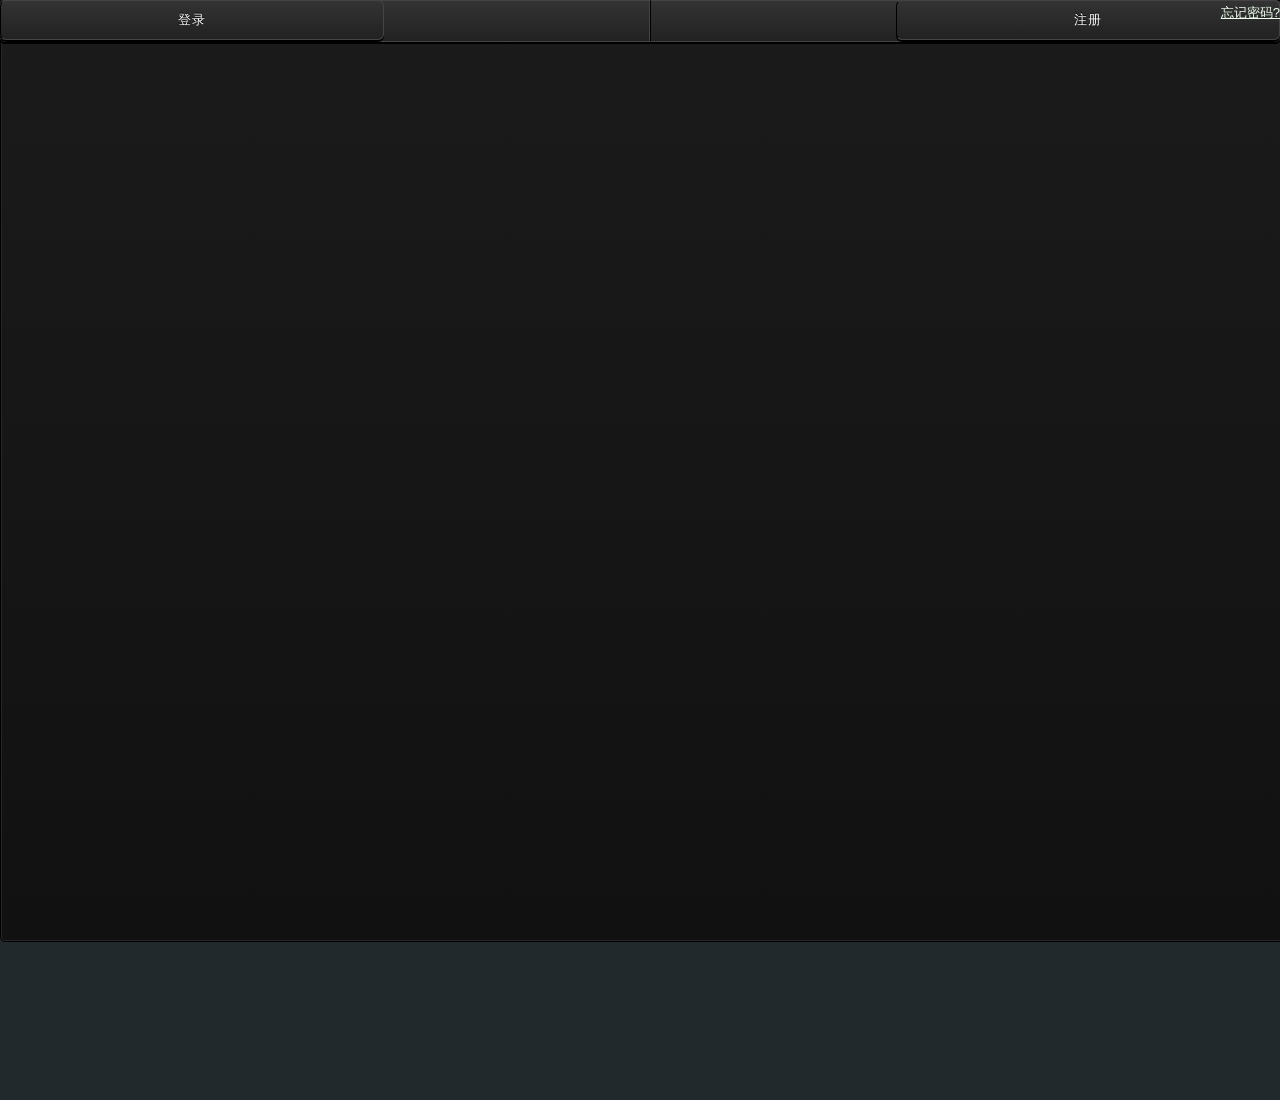
<file: html/index.html>
<!DOCTYPE html>
<html lang="zh">
<head>
    <meta http-equiv="Content-Type" content="text/html; charset=UTF-8">
    <title>登录</title>
    <link href="assoc/css/font.css" rel="stylesheet">
    <link rel="stylesheet" href="assoc/css/style.css">
    <link rel="stylesheet" href="assoc/css/style-search.css" media="screen" type="text/css" />
    <link rel="stylesheet" href="assoc/css/login.css">
</head>
<body>
    <!-- 文字雨 START -->
    <!-- <canvas id="canvas" width="1280" height="1024"> 您的浏览器不支持canvas标签，请您更换浏览器 </canvas> -->
    <canvas id="canvas" width="1920" height="1080"> 您的浏览器不支持canvas标签，请您更换浏览器 </canvas>
    <!-- 文字雨 END -->
    <!-- 登录框 START -->
    <div class="login-layout">
        <form action="" class="js_form" method="post">
            <div class="login-form">
                <div class="form-content">
                    <div class="form-title">登录</div>
                    <div class="form-info">
                        <div class="form-group">
                            <input type="text" name="username" autocomplete="off" class="input-text" value="" placeholder="用户名/手机号" />
                        </div>
                        <div class="form-group">
                            <input type="password" name="password" autocomplete="off" class="input-text" value="" placeholder="密  码" />
                        </div>
                        <div class="form-group">
                            <input type="text" name="vertify" autocomplete="off" class="input-text chick_ue js_vertify" value="" placeholder="验证码" />
                            <button class="chicuele js_send_code" data-url="asdasd" >发送验证码</button>
                            <!-- <img src="assoc/img/new.png" class="chicuele" alt="" onclick="fleshVerify()"/> -->
                        </div>
                        <div class="form-group submit-div js_submit">
                            <button class="sub left js_login" data-url="denglu">登录</button>
                            <button class="sub right js_register" data-url="register">注册</button>
                        </div>
                        <div class="form-group form-link">
                            <a href="javascript:;">忘记密码?</a>
                        </div>
                    </div>
                </div>
                <div id="error" style="position: absolute;left:0px;bottom: 12px;text-align: center;width:441px;">
                </div>
            </div>
        </form>
    </div>
    <!-- 登录框 END -->
    <!-- <p id="offscreen-text" class="offscreen-text"></p> -->
    <!-- <p id="text" class="text"></p> -->
    <!-- <svg id="svg" > </svg> -->
    <!-- 搜索框 START -->
    <!-- <div id="d" class="webdesigntuts-workshop">
        <span>
            <input class="input" id="input" type="search" placeholder="请输入您要搜索的内容"/>
            <button onclick="c();">百度一下</button>
        </span>
    </div> -->
    <!-- 搜索框 END -->
    
    <!-- <script src='assoc/js/index.js'></script> -->
    <!-- <script src="assoc/js/word.js"></script> -->
    <!-- <script>
    function c() {
        var _url = "http://www.baidu.com/s?wd=" + $("#input").val();
        window.open(_url, "_blank");
        return false;
        location.href = "http://www.baidu.com/s?wd=" + $("#input").val();
    }
    </script> -->    
</body>
<script src="assoc/jquery/jquery-1.10.2.js"></script>
<script src="assoc/js/word.js"></script>
<script>
    $(document).ready(function() {
        $('.js_form').on('click', 'button', function(event) {
            var _this = $(this);
            var _url = _this.data('url');
            console.log(_url);
            if(_this.hasClass('js_register')){ /*判断按钮*/
                alert('暂未开放注册');
            }
            return false;
        });
    });
</script>
</html>
</file>
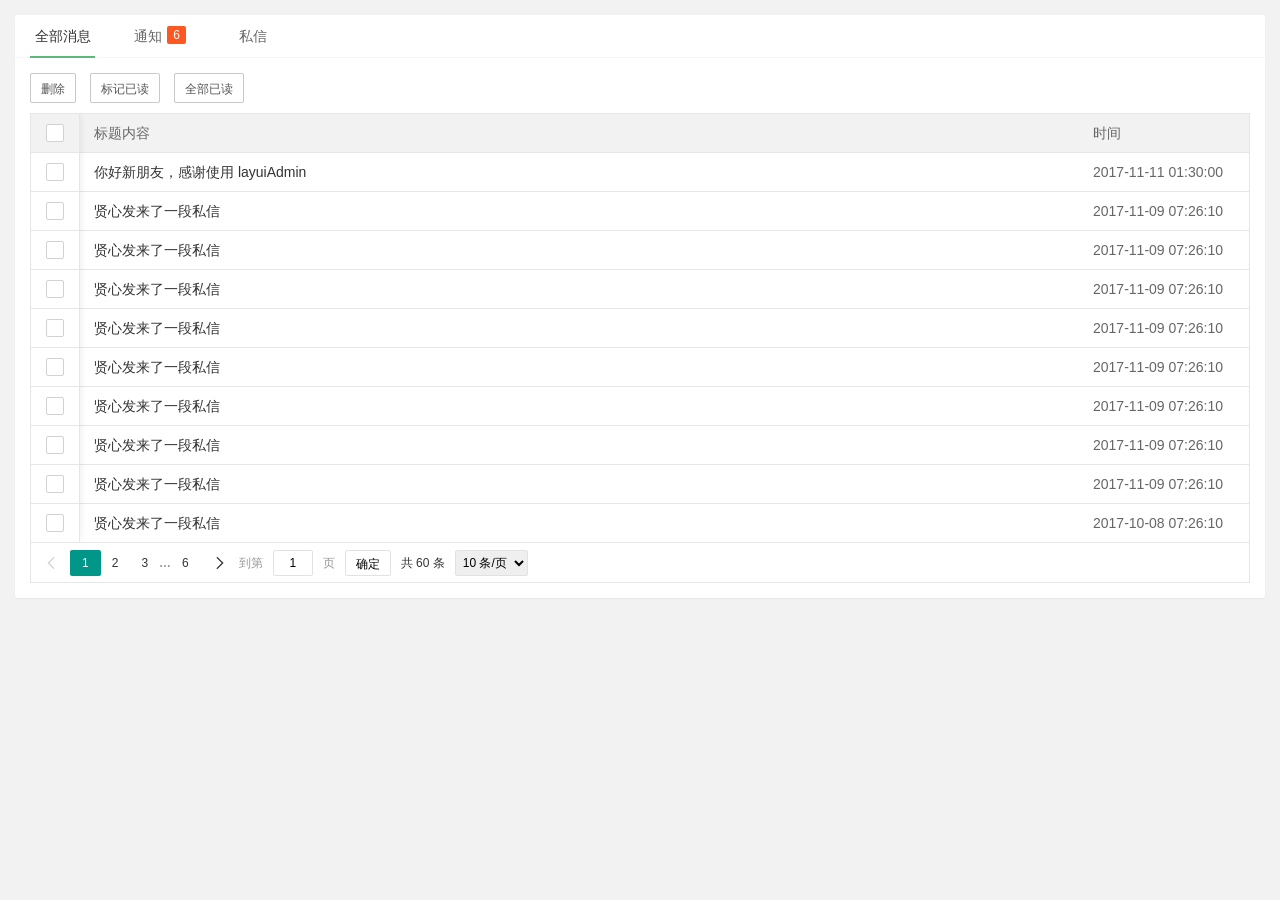
<file: back/html/layer admin -/views/app/message/index.html>
<!DOCTYPE html>
<html>
<head>
  <meta charset="utf-8">
  <title>消息中心</title>
  <meta name="renderer" content="webkit">
  <meta http-equiv="X-UA-Compatible" content="IE=edge,chrome=1">
  <meta name="viewport" content="width=device-width, initial-scale=1.0, minimum-scale=1.0, maximum-scale=1.0, user-scalable=0">
  <link rel="stylesheet" href="../../../layuiadmin/layui/css/layui.css" media="all">
  <link rel="stylesheet" href="../../../layuiadmin/style/admin.css" media="all">
</head>
<body>

  <div class="layui-fluid" id="LAY-app-message">
    <div class="layui-card">
      <div class="layui-tab layui-tab-brief">
        <ul class="layui-tab-title">
          <li class="layui-this">全部消息</li>
          <li>通知<span class="layui-badge">6</span></li>
          <li>私信</li>
        </ul>
        <div class="layui-tab-content">
        
          <div class="layui-tab-item layui-show">
            <div class="LAY-app-message-btns" style="margin-bottom: 10px;">
              <button class="layui-btn layui-btn-primary layui-btn-sm" data-type="all" data-events="del">删除</button>
              <button class="layui-btn layui-btn-primary layui-btn-sm" data-type="all" data-events="ready">标记已读</button>
              <button class="layui-btn layui-btn-primary layui-btn-sm" data-type="all" data-events="readyAll">全部已读</button>
            </div>
            
            <table id="LAY-app-message-all" lay-filter="LAY-app-message-all"></table>
          </div>
          <div class="layui-tab-item">
          
            <div class="LAY-app-message-btns" style="margin-bottom: 10px;">
              <button class="layui-btn layui-btn-primary layui-btn-sm" data-type="notice" data-events="del">删除</button>
              <button class="layui-btn layui-btn-primary layui-btn-sm" data-type="notice" data-events="ready">标记已读</button>
              <button class="layui-btn layui-btn-primary layui-btn-sm" data-type="notice" data-events="readyAll">全部已读</button>
            </div>
            
            <table id="LAY-app-message-notice" lay-filter="LAY-app-message-notice"></table>
          </div>
          <div class="layui-tab-item">
          
            <div class="LAY-app-message-btns" style="margin-bottom: 10px;">
              <button class="layui-btn layui-btn-primary layui-btn-sm" data-type="direct" data-events="del">删除</button>
              <button class="layui-btn layui-btn-primary layui-btn-sm" data-type="direct" data-events="ready">标记已读</button>
              <button class="layui-btn layui-btn-primary layui-btn-sm" data-type="direct" data-events="readyAll">全部已读</button>
            </div>
            
            <table id="LAY-app-message-direct" lay-filter="LAY-app-message-direct"></table>
          </div>
        </div>
      </div>
    </div>
  </div>

  <script src="../../../layuiadmin/layui/layui.js"></script>  
  <script>
  layui.config({
    base: '../../../layuiadmin/' //静态资源所在路径
  }).extend({
    index: 'lib/index' //主入口模块
  }).use(['index', 'message']);
  </script>
</body>
</html>
</file>
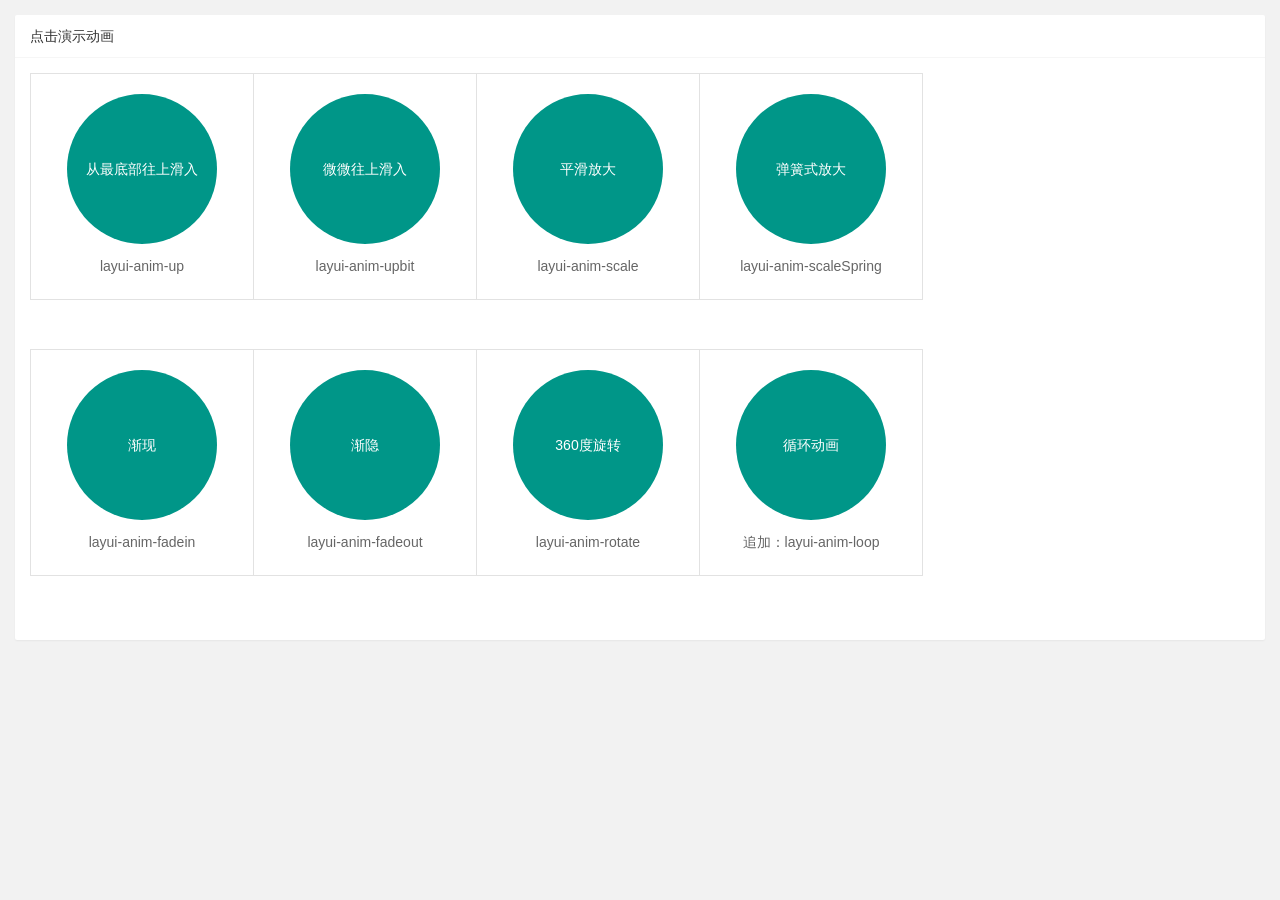
<file: back/html/layer admin -/views/component/anim/index.html>
<!DOCTYPE html>
<html>
<head>
  <meta charset="utf-8">
  <title>动画</title>
  <meta name="renderer" content="webkit">
  <meta http-equiv="X-UA-Compatible" content="IE=edge,chrome=1">
  <meta name="viewport" content="width=device-width, initial-scale=1.0, minimum-scale=1.0, maximum-scale=1.0, user-scalable=0">
  <link rel="stylesheet" href="../../../layuiadmin/layui/css/layui.css" media="all">
  <link rel="stylesheet" href="../../../layuiadmin/style/admin.css" media="all">
</head>
<body>

  <div class="layui-card layadmin-header">
    <div class="layui-breadcrumb" lay-filter="breadcrumb">
      <a lay-href="">主页</a>
      <a><cite>组件</cite></a>
      <a><cite>动画</cite></a>
    </div>
  </div>

  <style>
  /* 这段样式只是用于演示 */
  #component-anim .layui-card-body{padding: 15px;}

  #component-anim .component-anim-demo{margin-bottom: 50px; font-size: 0;}
  #component-anim .component-anim-demo li{display: inline-block; vertical-align: middle; width: 127px; line-height: 25px; padding: 20px 0; margin-right: -1px; margin-bottom: -1px; border: 1px solid #e2e2e2; font-size: 14px; text-align: center; color: #666; transition: all .3s; -webkit-transition: all .3s;}
  #component-anim .component-anim-demo li .layui-icon{display: inline-block; font-size: 36px;}

  #component-anim .component-anim-demo li .fontclass{display: none;}
  #component-anim .component-anim-demo li .name{color: #c2c2c2;}
  #component-anim .component-anim-demo li:hover{background-color: #f2f2f2; color: #000;}

  #component-anim .component-anim-demo li{width: 222px;}
  #component-anim .component-anim-demo .layui-anim{width: 150px; height: 150px; line-height: 150px; margin: 0 auto 10px; text-align: center; background-color: #009688; cursor: pointer; color: #fff; border-radius: 50%;}
  </style>

  <div class="layui-fluid" id="component-anim">
    <div class="layui-row layui-col-space15">
      <div class="layui-col-md12">
        <div class="layui-card">
          <div class="layui-card-header">点击演示动画</div>
          <div class="layui-card-body">
            
            <ul class="component-anim-demo">
              <li>
                <div class="layui-anim" data-anim="layui-anim-up">从最底部往上滑入</div>
                <div class="code">layui-anim-up</div>
              </li>
              <li>
                <div class="layui-anim" data-anim="layui-anim-upbit">微微往上滑入</div>
                <div class="code">layui-anim-upbit</div>
              </li>
              <li>
                <div class="layui-anim" data-anim="layui-anim-scale">平滑放大</div>
                <div class="code">layui-anim-scale</div>
              </li>
               <li>
                <div class="layui-anim" data-anim="layui-anim-scaleSpring">弹簧式放大</div>
                <div class="code">layui-anim-scaleSpring</div>
              </li>
            </ul>
            <ul class="component-anim-demo">
              <li>
                <div class="layui-anim" data-anim="layui-anim-fadein">渐现</div>
                <div class="code">layui-anim-fadein</div>
              </li>
              <li>
                <div class="layui-anim" data-anim="layui-anim-fadeout">渐隐</div>
                <div class="code">layui-anim-fadeout</div>
              </li>
              <li>
                <div class="layui-anim" data-anim="layui-anim-rotate">360度旋转</div>
                <div class="code">layui-anim-rotate</div>
              </li>
              <li>
                <div class="layui-anim" data-anim="layui-anim-rotate layui-anim-loop">循环动画</div>
                <div class="code">追加：layui-anim-loop</div>
              </li>
            </ul>
            
          </div>
        </div>
      </div>
    </div>
  </div>

  <script src="../../../layuiadmin/layui/layui.js"></script>  
  <script>
  layui.config({
    base: '../../../layuiadmin/' //静态资源所在路径
  }).extend({
    index: 'lib/index' //主入口模块
  }).use(['index'], function(){
    var $ = layui.$
    ,admin = layui.admin
    ,element = layui.element
    ,router = layui.router();

    /* 演示动画 */
    $('#component-anim .component-anim-demo .layui-anim').on('click', function(){
      var othis = $(this), anim = othis.data('anim');
   
      /* 停止循环 */
      if(othis.hasClass('layui-anim-loop')){
        return othis.removeClass(anim);
      }
      
      othis.removeClass(anim);
      
      setTimeout(function(){
        othis.addClass(anim);
      });
      
      /* 恢复渐隐 */
      if(anim === 'layui-anim-fadeout'){
        setTimeout(function(){
          othis.removeClass(anim);
        }, 1300);
      }
    });
  });
  </script>
</body>
</html>
</file>
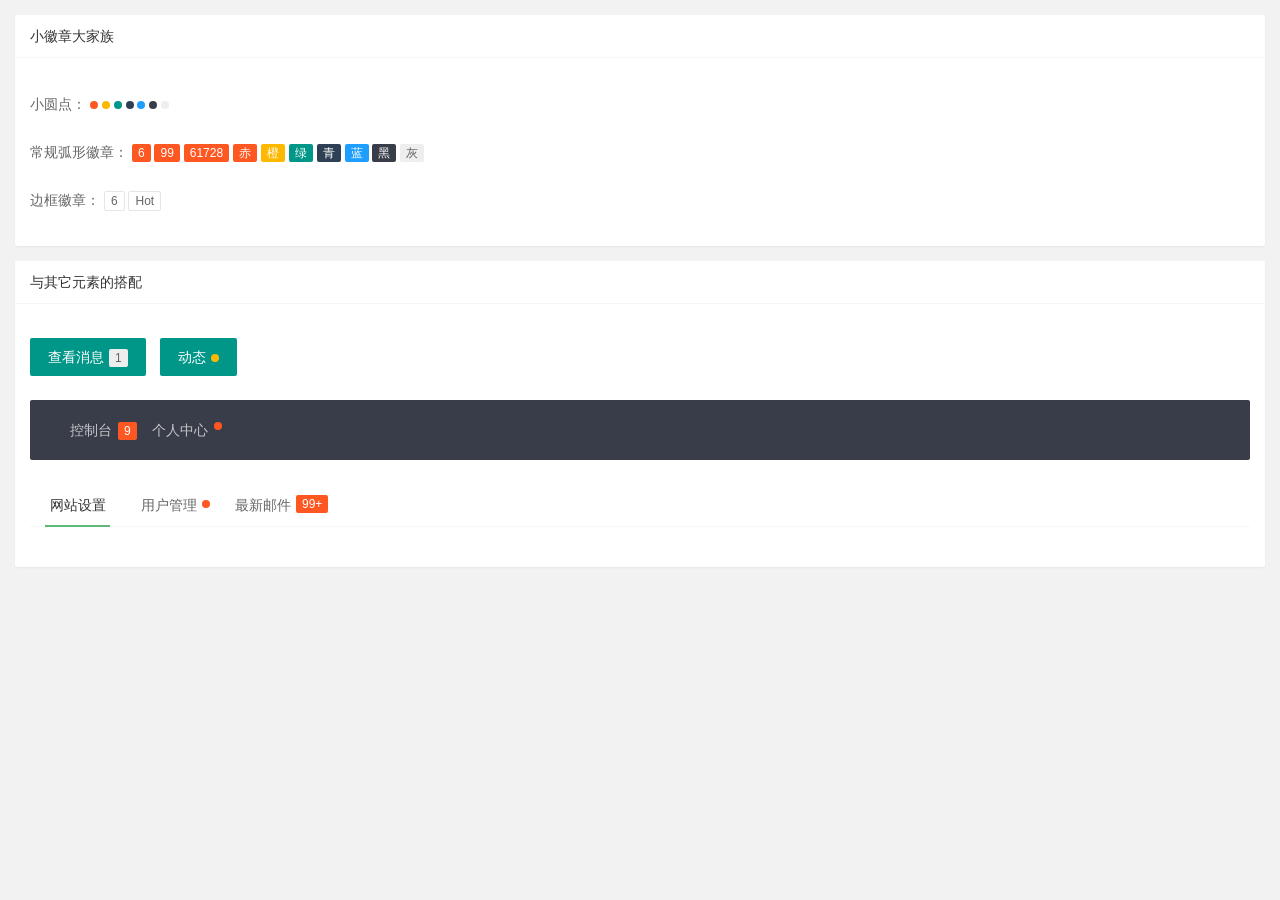
<file: back/html/layer admin -/views/component/badge/index.html>
<!DOCTYPE html>
<html>
<head>
	<meta charset="utf-8">
	<title>徽章</title>
	<meta name="renderer" content="webkit">
	<meta http-equiv="X-UA-Compatible" content="IE=edge,chrome=1">
	<meta name="viewport" content="width=device-width, initial-scale=1.0, minimum-scale=1.0, maximum-scale=1.0, user-scalable=0">
	<link rel="stylesheet" href="../../../layuiadmin/layui/css/layui.css" media="all">
	<link rel="stylesheet" href="../../../layuiadmin/style/admin.css" media="all">
</head>
<body>


	<div class="layui-fluid">
		<div class="layui-row layui-col-space15">
			<div class="layui-col-md12">
				<div class="layui-card">
					<div class="layui-card-header">小徽章大家族</div>
					<div class="layui-card-body">
						
						<br>小圆点：
						
						<span class="layui-badge-dot"></span>
						<span class="layui-badge-dot layui-bg-orange"></span>
						<span class="layui-badge-dot layui-bg-green"></span>
						<span class="layui-badge-dot layui-bg-cyan"></span>
						<span class="layui-badge-dot layui-bg-blue"></span>
						<span class="layui-badge-dot layui-bg-black"></span>
						<span class="layui-badge-dot layui-bg-gray"></span>
						
						<br><br>常规弧形徽章：
						
						<span class="layui-badge">6</span>
						<span class="layui-badge">99</span>
						<span class="layui-badge">61728</span>
						<span class="layui-badge">赤</span>
						<span class="layui-badge layui-bg-orange">橙</span>
						<span class="layui-badge layui-bg-green">绿</span>
						<span class="layui-badge layui-bg-cyan">青</span>
						<span class="layui-badge layui-bg-blue">蓝</span>
						<span class="layui-badge layui-bg-black">黑</span>
						<span class="layui-badge layui-bg-gray">灰</span>
						
						<br><br>边框徽章：
						
						<span class="layui-badge-rim">6</span>
						<span class="layui-badge-rim">Hot</span>
						
						<br><br>
						
					</div>
				</div>
			</div>
			<div class="layui-col-md12">
				<div class="layui-card">
					<div class="layui-card-header">与其它元素的搭配</div>
					<div class="layui-card-body">
						
						<br>
						
						<button class="layui-btn">查看消息<span class="layui-badge layui-bg-gray">1</span></button>
						<button class="layui-btn">动态<span class="layui-badge-dot layui-bg-orange"></span></button>
						
						<br><br>
						
						<ul class="layui-nav style=" text-align:="" right;"=""> &lt;-- 小Tips：这里有没有发现，设置导航靠右对齐（或居中对齐）其实非常简单 --&gt;
							<li class="layui-nav-item">
								<a href="">控制台<span class="layui-badge">9</span></a>
							</li>
							<li class="layui-nav-item">
								<a href="">个人中心<span class="layui-badge-dot"></span></a>
							</li>
						</ul>
						<br>
						
						<div class="layui-tab layui-tab-brief">
							<ul class="layui-tab-title">
								<li class="layui-this">网站设置</li>
								<li>用户管理<span class="layui-badge-dot"></span></li>
								<li>最新邮件<span class="layui-badge">99+</span></li>
							</ul>
							<div class="layui-tab-content"></div>
						</div>
						
					</div>
				</div>
			</div>
		</div>
	</div>

	<script src="../../../layuiadmin/layui/layui.js"></script>  
	<script>
		layui.config({
    base: '../../../layuiadmin/' //静态资源所在路径
}).extend({
    index: 'lib/index' //主入口模块
}).use(['index']);
</script>
</body>
</html>
</file>
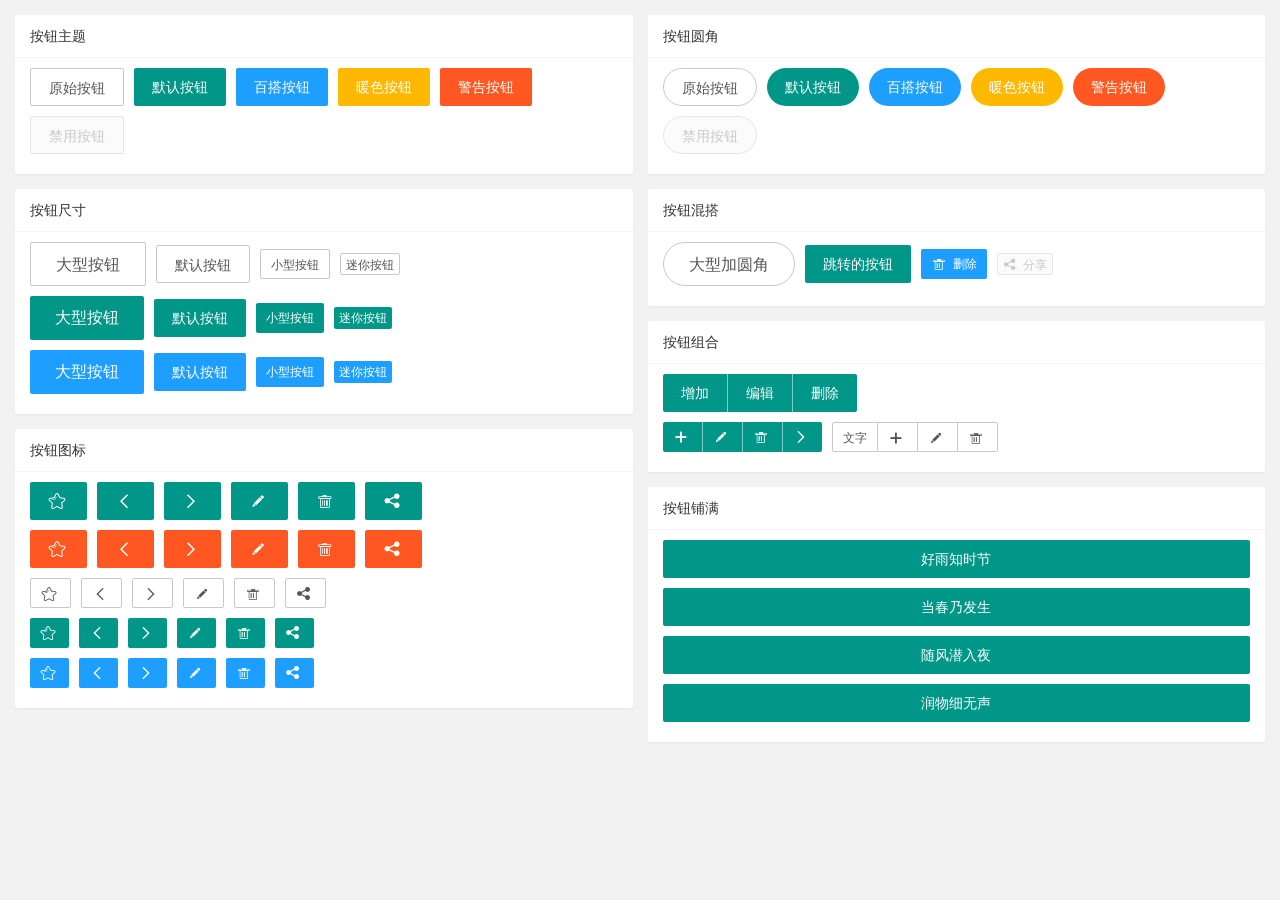
<file: back/html/layer admin -/views/component/button/index.html>
<!DOCTYPE html>
<html>
<head>
  <meta charset="utf-8">
  <title>按钮</title>
  <meta name="renderer" content="webkit">
  <meta http-equiv="X-UA-Compatible" content="IE=edge,chrome=1">
  <meta name="viewport" content="width=device-width, initial-scale=1.0, minimum-scale=1.0, maximum-scale=1.0, user-scalable=0">
  <link rel="stylesheet" href="../../../layuiadmin/layui/css/layui.css" media="all">
  <link rel="stylesheet" href="../../../layuiadmin/style/admin.css" media="all">
</head>
<body>

  <div class="layui-fluid">
    <div class="layui-row layui-col-space15">
      <div class="layui-col-md6">
        <div class="layui-card">
          <div class="layui-card-header">按钮主题</div>
          <div class="layui-card-body">
            <div class="layui-btn-container">
              <button class="layui-btn layui-btn-primary">原始按钮</button>
              <button class="layui-btn">默认按钮</button>
              <button class="layui-btn layui-btn-normal">百搭按钮</button>
              <button class="layui-btn layui-btn-warm">暖色按钮</button>
              <button class="layui-btn layui-btn-danger">警告按钮</button>
              <button class="layui-btn layui-btn-disabled">禁用按钮</button>
            </div>
          </div>
        </div>
        <div class="layui-card">
          <div class="layui-card-header">按钮尺寸</div>
          <div class="layui-card-body">
            <div class="layui-btn-container">
              <button class="layui-btn layui-btn-primary layui-btn-lg">大型按钮</button>
              <button class="layui-btn layui-btn-primary">默认按钮</button>
              <button class="layui-btn layui-btn-primary layui-btn-sm">小型按钮</button>
              <button class="layui-btn layui-btn-primary layui-btn-xs">迷你按钮</button>
              
              <br>
              
              <button class="layui-btn layui-btn-lg">大型按钮</button>
              <button class="layui-btn">默认按钮</button>
              <button class="layui-btn layui-btn-sm">小型按钮</button>
              <button class="layui-btn layui-btn-xs">迷你按钮</button>
              
              <br>
              
              <button class="layui-btn layui-btn-lg layui-btn-normal">大型按钮</button>
              <button class="layui-btn layui-btn-normal">默认按钮</button>
              <button class="layui-btn layui-btn-sm layui-btn-normal">小型按钮</button>
              <button class="layui-btn layui-btn-xs layui-btn-normal">迷你按钮</button>
            </div>
          </div>
        </div>
        <div class="layui-card">
          <div class="layui-card-header">按钮图标</div>
          <div class="layui-card-body">
            <div class="layui-btn-container">
              <button class="layui-btn"><i class="layui-icon">&#xe600;</i></button>
              <button class="layui-btn"><i class="layui-icon">&#xe603;</i></button>
              <button class="layui-btn"><i class="layui-icon">&#xe602;</i></button>
              <button class="layui-btn"><i class="layui-icon">&#xe642;</i></button>
              <button class="layui-btn"><i class="layui-icon">&#xe640;</i></button>
              <button class="layui-btn"><i class="layui-icon">&#xe641;</i></button>
              
              <br>
              
              <button class="layui-btn layui-btn-danger"><i class="layui-icon">&#xe600;</i></button>
              <button class="layui-btn layui-btn-danger"><i class="layui-icon">&#xe603;</i></button>
              <button class="layui-btn layui-btn-danger"><i class="layui-icon">&#xe602;</i></button>
              <button class="layui-btn layui-btn-danger"><i class="layui-icon">&#xe642;</i></button>
              <button class="layui-btn layui-btn-danger"><i class="layui-icon">&#xe640;</i></button>
              <button class="layui-btn layui-btn-danger"><i class="layui-icon">&#xe641;</i></button>
              
              <br>
              
              <button class="layui-btn layui-btn-primary layui-btn-sm"><i class="layui-icon">&#xe600;</i></button>
              <button class="layui-btn layui-btn-primary layui-btn-sm"><i class="layui-icon">&#xe603;</i></button>
              <button class="layui-btn layui-btn-primary layui-btn-sm"><i class="layui-icon">&#xe602;</i></button>
              <button class="layui-btn layui-btn-primary layui-btn-sm"><i class="layui-icon">&#xe642;</i></button>
              <button class="layui-btn layui-btn-primary layui-btn-sm"><i class="layui-icon">&#xe640;</i></button>
              <button class="layui-btn layui-btn-primary layui-btn-sm"><i class="layui-icon">&#xe641;</i></button>
              
              <br>
              
              <button class="layui-btn layui-btn-sm"><i class="layui-icon">&#xe600;</i></button>
              <button class="layui-btn layui-btn-sm"><i class="layui-icon">&#xe603;</i></button>
              <button class="layui-btn layui-btn-sm"><i class="layui-icon">&#xe602;</i></button>
              <button class="layui-btn layui-btn-sm"><i class="layui-icon">&#xe642;</i></button>
              <button class="layui-btn layui-btn-sm"><i class="layui-icon">&#xe640;</i></button>
              <button class="layui-btn layui-btn-sm"><i class="layui-icon">&#xe641;</i></button>
              
              <br>
                
              <button class="layui-btn layui-btn-normal layui-btn-sm"><i class="layui-icon">&#xe600;</i></button>
              <button class="layui-btn layui-btn-normal layui-btn-sm"><i class="layui-icon">&#xe603;</i></button>
              <button class="layui-btn layui-btn-normal layui-btn-sm"><i class="layui-icon">&#xe602;</i></button>
              <button class="layui-btn layui-btn-normal layui-btn-sm"><i class="layui-icon">&#xe642;</i></button>
              <button class="layui-btn layui-btn-normal layui-btn-sm"><i class="layui-icon">&#xe640;</i></button>
              <button class="layui-btn layui-btn-normal layui-btn-sm"><i class="layui-icon">&#xe641;</i></button>
            </div>
          </div>
        </div>
      </div>
      <div class="layui-col-md6">
        <div class="layui-card">
          <div class="layui-card-header">按钮圆角</div>
          <div class="layui-card-body">
            <div class="layui-btn-container">
              <button class="layui-btn layui-btn-primary layui-btn-radius">原始按钮</button>
              <button class="layui-btn layui-btn-radius">默认按钮</button>
              <button class="layui-btn layui-btn-normal layui-btn-radius">百搭按钮</button>
              <button class="layui-btn layui-btn-warm layui-btn-radius">暖色按钮</button>
              <button class="layui-btn layui-btn-danger layui-btn-radius">警告按钮</button>
              <button class="layui-btn layui-btn-disabled layui-btn-radius">禁用按钮</button>
            </div>
          </div>
        </div>
        <div class="layui-card">
          <div class="layui-card-header">按钮混搭</div>
          <div class="layui-card-body">
            <div class="layui-btn-container">
              <button class="layui-btn layui-btn-lg layui-btn-primary layui-btn-radius">大型加圆角</button>
              <a href="http://www.layui.com/doc/element/button.html" class="layui-btn" target="_blank">跳转的按钮</a>
              <button class="layui-btn layui-btn-sm layui-btn-normal"><i class="layui-icon">&#xe640;</i> 删除</button>
              <button class="layui-btn layui-btn-xs layui-btn-disabled"><i class="layui-icon">&#xe641;</i> 分享</button>

            </div>
          </div>
        </div>
        <div class="layui-card">
          <div class="layui-card-header">按钮组合</div>
          <div class="layui-card-body">
            <div class="layui-btn-container">
              <div class="layui-btn-group">
                <button class="layui-btn">增加</button>
                <button class="layui-btn ">编辑</button>
                <button class="layui-btn">删除</button>
              </div>
            </div>
            <div class="layui-btn-container">
              <div class="layui-btn-group">
                <button class="layui-btn layui-btn-sm"><i class="layui-icon">&#xe654;</i></button>
                <button class="layui-btn layui-btn-sm"><i class="layui-icon">&#xe642;</i></button>
                <button class="layui-btn layui-btn-sm"><i class="layui-icon">&#xe640;</i></button>
                <button class="layui-btn layui-btn-sm"><i class="layui-icon">&#xe602;</i></button>
              </div>
              <div class="layui-btn-group">
                <button class="layui-btn layui-btn-primary layui-btn-sm">文字</button>
                <button class="layui-btn layui-btn-primary layui-btn-sm"><i class="layui-icon">&#xe654;</i></button>
                <button class="layui-btn layui-btn-primary layui-btn-sm"><i class="layui-icon">&#xe642;</i></button>
                <button class="layui-btn layui-btn-primary layui-btn-sm"><i class="layui-icon">&#xe640;</i></button>
              </div>
            </div>
          </div>
        </div>
        <div class="layui-card">
          <div class="layui-card-header">按钮铺满</div>
          <div class="layui-card-body">
            <div class="layui-btn-container">
              <button class="layui-btn layui-btn-fluid">好雨知时节</button>
              <button class="layui-btn layui-btn-fluid">当春乃发生</button>
              <button class="layui-btn layui-btn-fluid">随风潜入夜</button>
              <button class="layui-btn layui-btn-fluid">润物细无声</button>
            </div>
          </div>
        </div>
      </div>
      
    </div>
  </div>

  
  <script src="../../../layuiadmin/layui/layui.js"></script>  
  <script>
  layui.config({
    base: '../../../layuiadmin/' //静态资源所在路径
  }).extend({
    index: 'lib/index' //主入口模块
  }).use(['index']);
  </script>
</body>
</html>
</file>
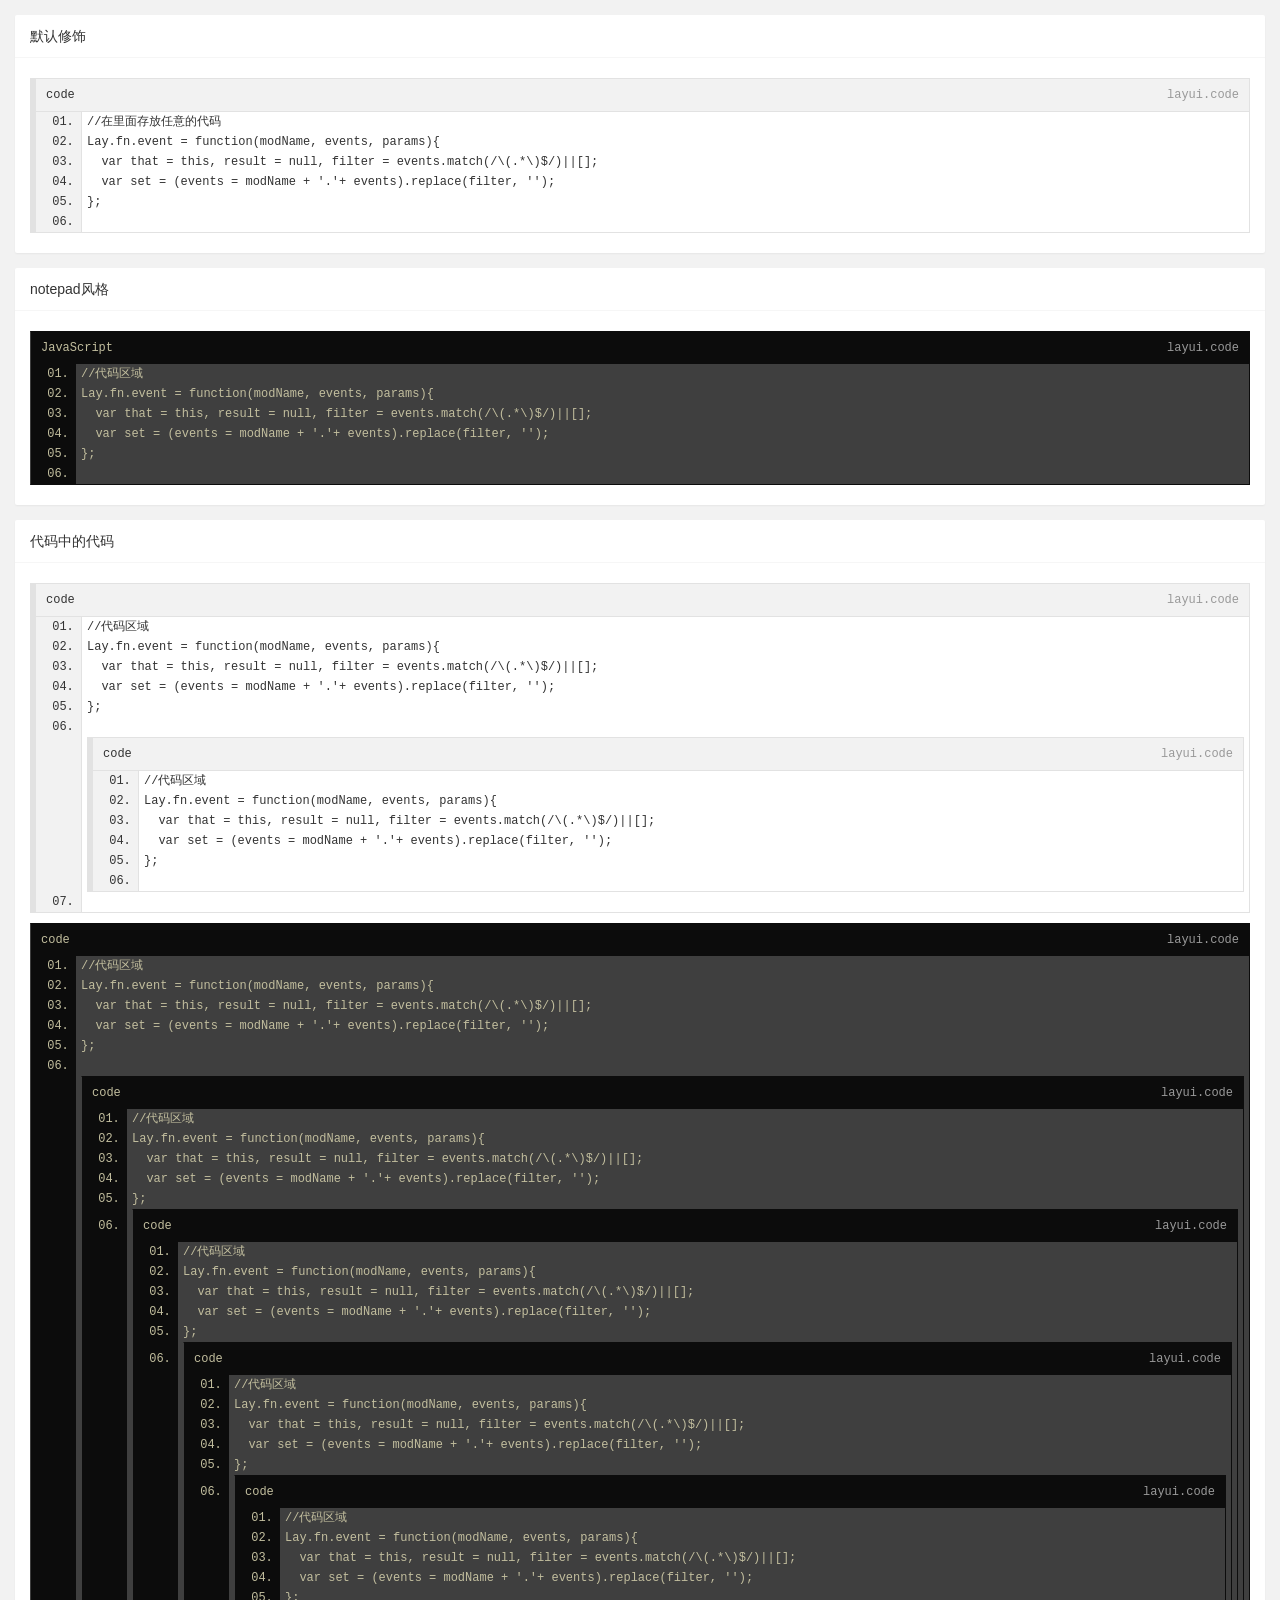
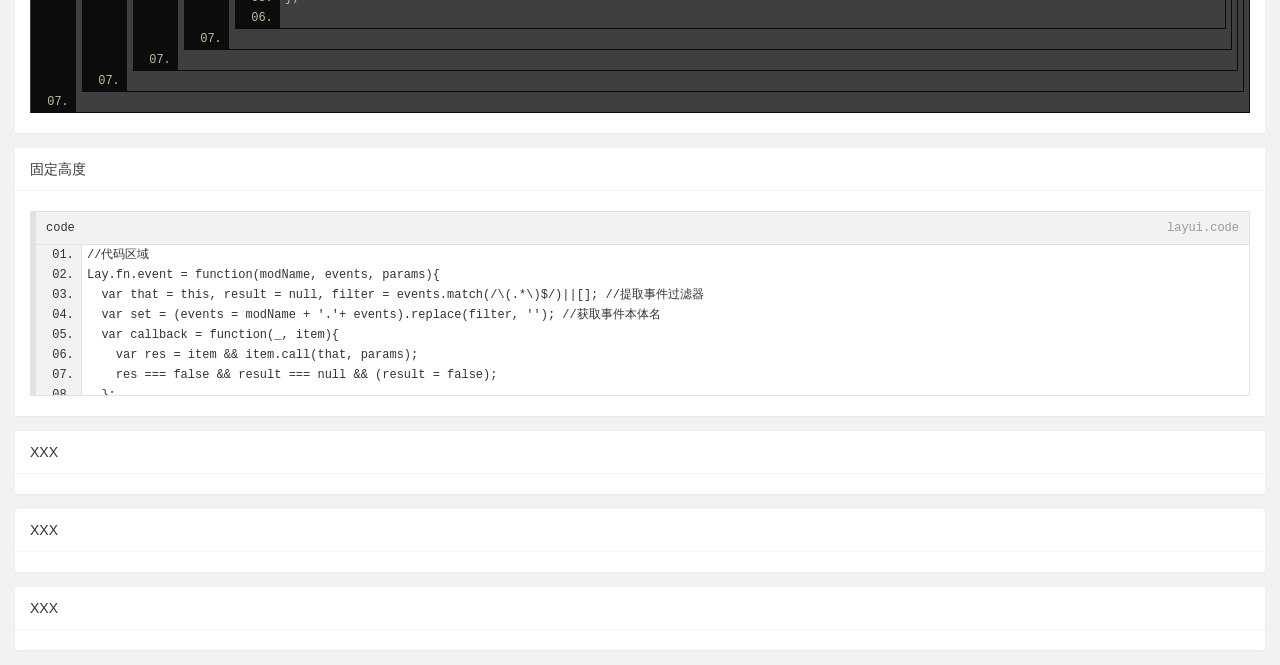
<file: back/html/layer admin -/views/component/code/index.html>
<!DOCTYPE html>
<html>
<head>
  <meta charset="utf-8">
  <title>代码修饰</title>
  <meta name="renderer" content="webkit">
  <meta http-equiv="X-UA-Compatible" content="IE=edge,chrome=1">
  <meta name="viewport" content="width=device-width, initial-scale=1.0, minimum-scale=1.0, maximum-scale=1.0, user-scalable=0">
  <link rel="stylesheet" href="../../../layuiadmin/layui/css/layui.css" media="all">
  <link rel="stylesheet" href="../../../layuiadmin/style/admin.css" media="all">
</head>
<body>

  <div class="layui-card layadmin-header">
    <div class="layui-breadcrumb" lay-filter="breadcrumb">
      <a lay-href="">主页</a>
      <a><cite>组件</cite></a>
      <a><cite>代码修饰</cite></a>
    </div>
  </div>
  
  <div class="layui-fluid">
    <div class="layui-row layui-col-space15">
      <div class="layui-col-md12">
        <div class="layui-card">
          <div class="layui-card-header">默认修饰</div>
          <div class="layui-card-body">
            <pre class="layui-code">//在里面存放任意的代码
Lay.fn.event = function(modName, events, params){
  var that = this, result = null, filter = events.match(/\(.*\)$/)||[];
  var set = (events = modName + '.'+ events).replace(filter, ''); 
};
            </pre>
          </div>
        </div>
        
        <div class="layui-card">
          <div class="layui-card-header">notepad风格</div>
          <div class="layui-card-body">
            <pre class="layui-code" lay-title="JavaScript" lay-skin="notepad">//代码区域
Lay.fn.event = function(modName, events, params){
  var that = this, result = null, filter = events.match(/\(.*\)$/)||[];
  var set = (events = modName + '.'+ events).replace(filter, ''); 
};
            </pre>
          </div>
        </div>
        
        <div class="layui-card">
          <div class="layui-card-header">代码中的代码</div>
          <div class="layui-card-body">
            <pre class="layui-code">//代码区域
Lay.fn.event = function(modName, events, params){
  var that = this, result = null, filter = events.match(/\(.*\)$/)||[];
  var set = (events = modName + '.'+ events).replace(filter, ''); 
};
      <pre class="layui-code">//代码区域
Lay.fn.event = function(modName, events, params){
  var that = this, result = null, filter = events.match(/\(.*\)$/)||[];
  var set = (events = modName + '.'+ events).replace(filter, ''); 
};
      </pre>
      </pre>
      
      <pre class="layui-code" lay-skin="notepad">//代码区域
Lay.fn.event = function(modName, events, params){
  var that = this, result = null, filter = events.match(/\(.*\)$/)||[];
  var set = (events = modName + '.'+ events).replace(filter, ''); 
};
      <pre class="layui-code" lay-skin="notepad">//代码区域
Lay.fn.event = function(modName, events, params){
  var that = this, result = null, filter = events.match(/\(.*\)$/)||[];
  var set = (events = modName + '.'+ events).replace(filter, ''); 
};
<pre class="layui-code" lay-skin="notepad">//代码区域
Lay.fn.event = function(modName, events, params){
  var that = this, result = null, filter = events.match(/\(.*\)$/)||[];
  var set = (events = modName + '.'+ events).replace(filter, ''); 
};
<pre class="layui-code" lay-skin="notepad">//代码区域
Lay.fn.event = function(modName, events, params){
  var that = this, result = null, filter = events.match(/\(.*\)$/)||[];
  var set = (events = modName + '.'+ events).replace(filter, ''); 
};
<pre class="layui-code" lay-skin="notepad">//代码区域
Lay.fn.event = function(modName, events, params){
  var that = this, result = null, filter = events.match(/\(.*\)$/)||[];
  var set = (events = modName + '.'+ events).replace(filter, ''); 
};
            </pre>
            </pre>
            </pre>
            </pre>
            </pre>
          </div>
        </div>
        
        <div class="layui-card">
          <div class="layui-card-header">固定高度</div>
          <div class="layui-card-body">
            <pre class="layui-code" lay-height="150px">//代码区域
Lay.fn.event = function(modName, events, params){
  var that = this, result = null, filter = events.match(/\(.*\)$/)||[]; //提取事件过滤器
  var set = (events = modName + '.'+ events).replace(filter, ''); //获取事件本体名
  var callback = function(_, item){
    var res = item &amp;&amp; item.call(that, params);
    res === false &amp;&amp; result === null &amp;&amp; (result = false);
  };
  layui.each(config.event[set], callback);
  filter[0] &amp;&amp; layui.each(config.event[events], callback); //执行过滤器中的事件
  return result;
};
            </pre>
          </div>
        </div>
        
        <div class="layui-card">
          <div class="layui-card-header">XXX</div>
          <div class="layui-card-body">
            
          </div>
        </div>
        
        <div class="layui-card">
          <div class="layui-card-header">XXX</div>
          <div class="layui-card-body">
            
          </div>
        </div>
        
        <div class="layui-card">
          <div class="layui-card-header">XXX</div>
          <div class="layui-card-body">
            
          </div>
        </div>
        
      </div>
    </div>
  </div>
  
  <script src="../../../layuiadmin/layui/layui.js"></script>  
  <script>
  layui.config({
    base: '../../../layuiadmin/' //静态资源所在路径
  }).extend({
    index: 'lib/index' //主入口模块
  }).use(['index', 'code'], function(){
  
    layui.code({
      elem: 'pre'
    });
  
  });
  </script>
</body>
</html>
</file>
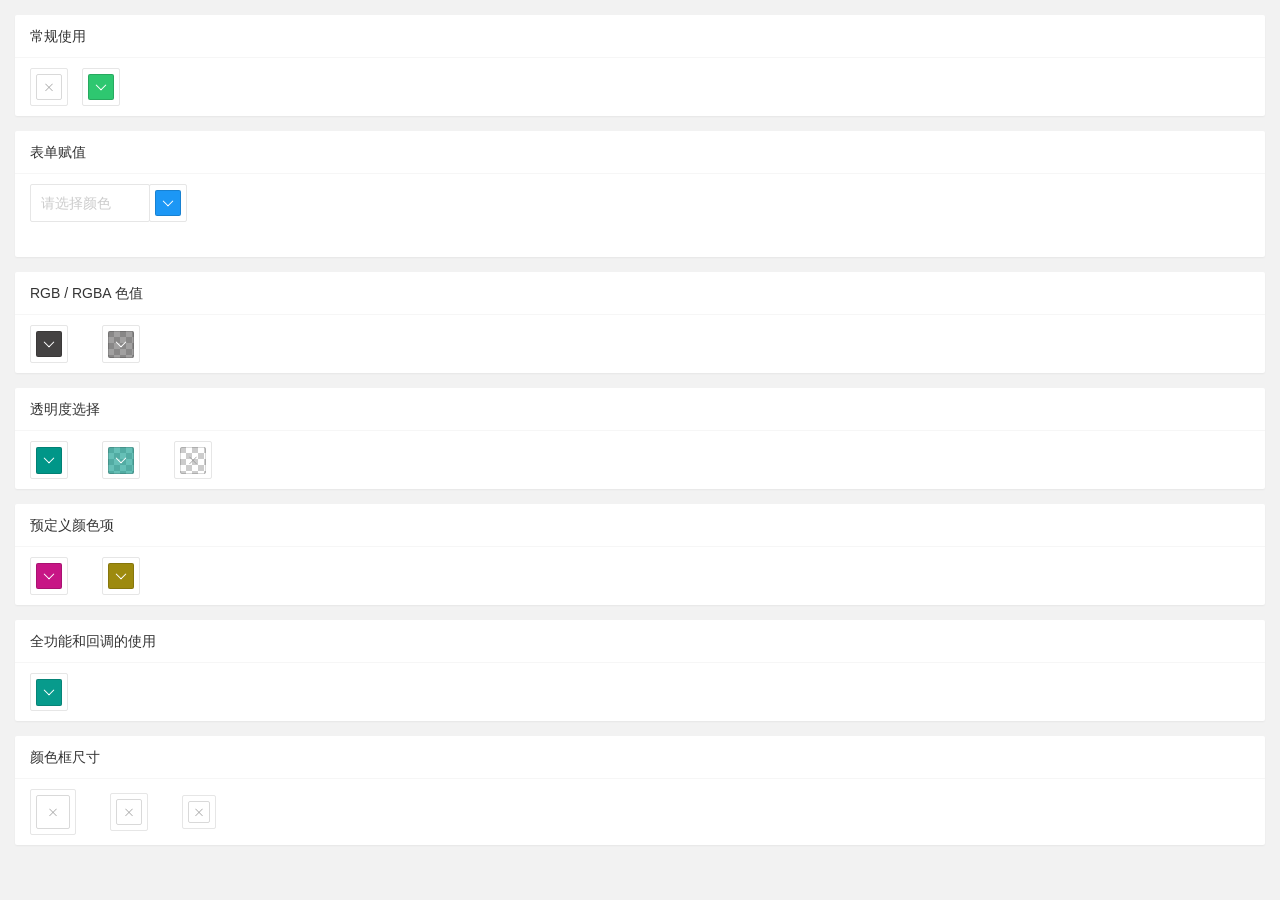
<file: back/html/layer admin -/views/component/colorpicker/index.html>
<!DOCTYPE html>
<html>
<head>
  <meta charset="utf-8">
  <title>颜色选择器组件</title>
  <meta name="renderer" content="webkit">
  <meta http-equiv="X-UA-Compatible" content="IE=edge,chrome=1">
  <meta name="viewport" content="width=device-width, initial-scale=1.0, minimum-scale=1.0, maximum-scale=1.0, user-scalable=0">
  <link rel="stylesheet" href="../../../layuiadmin/layui/css/layui.css" media="all">
  <link rel="stylesheet" href="../../../layuiadmin/style/admin.css" media="all">
</head>
<body>

  <div class="layui-card layadmin-header">
    <div class="layui-breadcrumb" lay-filter="breadcrumb">
      <a lay-href="">主页</a>
      <a><cite>组件</cite></a>
      <a><cite>颜色选择器组件</cite></a>
    </div>
  </div>

  <div class="layui-fluid">
    <div class="layui-row layui-col-space15">
      <div class="layui-col-md12">
        <div class="layui-card">
          <div class="layui-card-header">常规使用</div>
          <div class="layui-card-body">
            <div id="test-colorpicker-dome1"></div>
            <div id="test-colorpicker-dome2" style="margin-left: 10px;"></div>
          </div>
        </div>
        <div class="layui-card">
          <div class="layui-card-header">表单赋值</div>
          <div class="layui-card-body">
            <form class="layui-form" action="">
              <div class="layui-form-item">
                <div class="layui-input-inline" style="width: 120px;">
                  <input type="text" value="" placeholder="请选择颜色" class="layui-input" id="test-colorpicker-form-input">
                </div>
                <div class="layui-inline" style="left: -11px;">
                  <div id="test-colorpicker-dome3"></div>
                </div>
              </div>
            </form>
          </div>
        </div>
        <div class="layui-card">
          <div class="layui-card-header">RGB / RGBA 色值</div>
          <div class="layui-card-body">
            <div id="test-colorpicker-dome4"></div>
            <div id="test-colorpicker-dome5" style="margin-left: 30px;"></div>
          </div>
        </div>
        <div class="layui-card">
          <div class="layui-card-header">透明度选择</div>
          <div class="layui-card-body">
            <div id="test-colorpicker-dome6"></div>
            <div id="test-colorpicker-dome7" style="margin-left: 30px;"></div>
            <div id="test-colorpicker-dome8" style="margin-left: 30px;"></div>
          </div>
        </div>
        <div class="layui-card">
          <div class="layui-card-header">预定义颜色项</div>
          <div class="layui-card-body">
            <div id="test-colorpicker-dome9"></div>
            <div id="test-colorpicker-dome10" style="margin-left: 30px;"></div>
          </div>
        </div>
        <div class="layui-card">
          <div class="layui-card-header">全功能和回调的使用</div>
          <div class="layui-card-body">
            <input type="hidden" name="color" value="" id="test-colorpicker-all-input">
            <div id="test-colorpicker-dome11"></div>
          </div>
        </div>
        <div class="layui-card">
          <div class="layui-card-header">颜色框尺寸</div>
          <div class="layui-card-body">
            <div id="test-colorpicker-dome12"></div>
            <div id="test-colorpicker-dome13" style="margin-left: 30px;"></div>
            <div id="test-colorpicker-dome14" style="margin-left: 30px;"></div>
          </div>
        </div>
      </div>
    </div>
  </div>

  <script src="../../../layuiadmin/layui/layui.js"></script>  
  <script>
  layui.config({
    base: '../../../layuiadmin/' //静态资源所在路径
  }).extend({
    index: 'lib/index' //主入口模块
  }).use(['index', 'colorpicker'], function(){
    var $ = layui.$
    ,colorpicker = layui.colorpicker;
    
    //常规使用
    colorpicker.render({
      elem: '#test-colorpicker-dome1' //绑定元素
      ,change: function(color){ //颜色改变的回调
        layer.tips('选择了：'+ color, this.elem, {
          tips: 1
        });
      }
    });
     
    //初始色值
    colorpicker.render({
      elem: '#test-colorpicker-dome2'
      ,color: '#2ec770' //设置默认色
      ,done: function(color){
        layer.tips('选择了：'+ color, this.elem);
      }
    });
    
    //表单赋值
    colorpicker.render({
      elem: '#test-colorpicker-dome3'
      ,color: '#1c97f5'
      ,done: function(color){
        $('#test-colorpicker-form-input').val(color);
      }
    });
    
    //RGB 、RGBA
    colorpicker.render({
      elem: '#test-colorpicker-dome4'
      ,color: 'rgb(68,66,66)'
      ,format: 'rgb' //默认为 hex
    });
    colorpicker.render({
      elem: '#test-colorpicker-dome5'
      ,color: 'rgba(68,66,66,0.5)'
      ,format: 'rgb'
      ,alpha: true //开启透明度滑块
    });
    
    //开启透明度
    colorpicker.render({
      elem: '#test-colorpicker-dome6'
      ,color: '#009688' //hex
      ,alpha: true //开启透明度
      ,format: 'rgb'
    });
    colorpicker.render({
      elem: '#test-colorpicker-dome7'
      ,color: 'rgb(0,150,136,0.6)' //rgba
      ,alpha: true
      ,format: 'rgb'
    });
    colorpicker.render({ //无初始色值时
      elem: '#test-colorpicker-dome8'
      ,alpha: true
      ,format: 'rgb'
    });
    
    //预定义颜色项
    colorpicker.render({
      elem: '#test-colorpicker-dome9'
      ,color: '#c71585'
      ,predefine: true // 开启预定义颜色
    });
    colorpicker.render({
      elem: '#test-colorpicker-dome10'
      ,color: '#9d8a0e'
      ,predefine: true // 开启预定义颜色
      ,colors: ['#ff8c00','#00ced1','#9d8a0e'] //自定义预定义颜色项
    });
    
    //开启全功能
    colorpicker.render({
      elem: '#test-colorpicker-dome11'
      ,color: 'rgba(7, 155, 140, 1)'
      ,format: 'rgb'
      ,predefine: true
      ,alpha: true
      ,done: function(color){
        $('#test-colorpicker-all-input').val(color); //向隐藏域赋值
        layer.tips('给指定隐藏域设置了颜色值：'+ color, this.elem);
        
        color || this.change(color); //清空时执行 change
      }
      ,change: function(color){
        //给当前页面头部和左侧设置主题色
        parent.layui.$('.layui-side-menu,.layui-logo').css('cssText', 'background-color: '+ color + ' !important;');
      }
    });
    
    //设定颜色框尺寸
    colorpicker.render({
      elem: '#test-colorpicker-dome12'
      ,size: 'lg' //大号下拉框
    });
    colorpicker.render({
      elem: '#test-colorpicker-dome13'
      //,size: 'sm' //默认 sm
    });
    colorpicker.render({
      elem: '#test-colorpicker-dome14'
      ,size: 'xs' //mini下拉框
    });
  });
  </script>
</body>
</html>
</file>
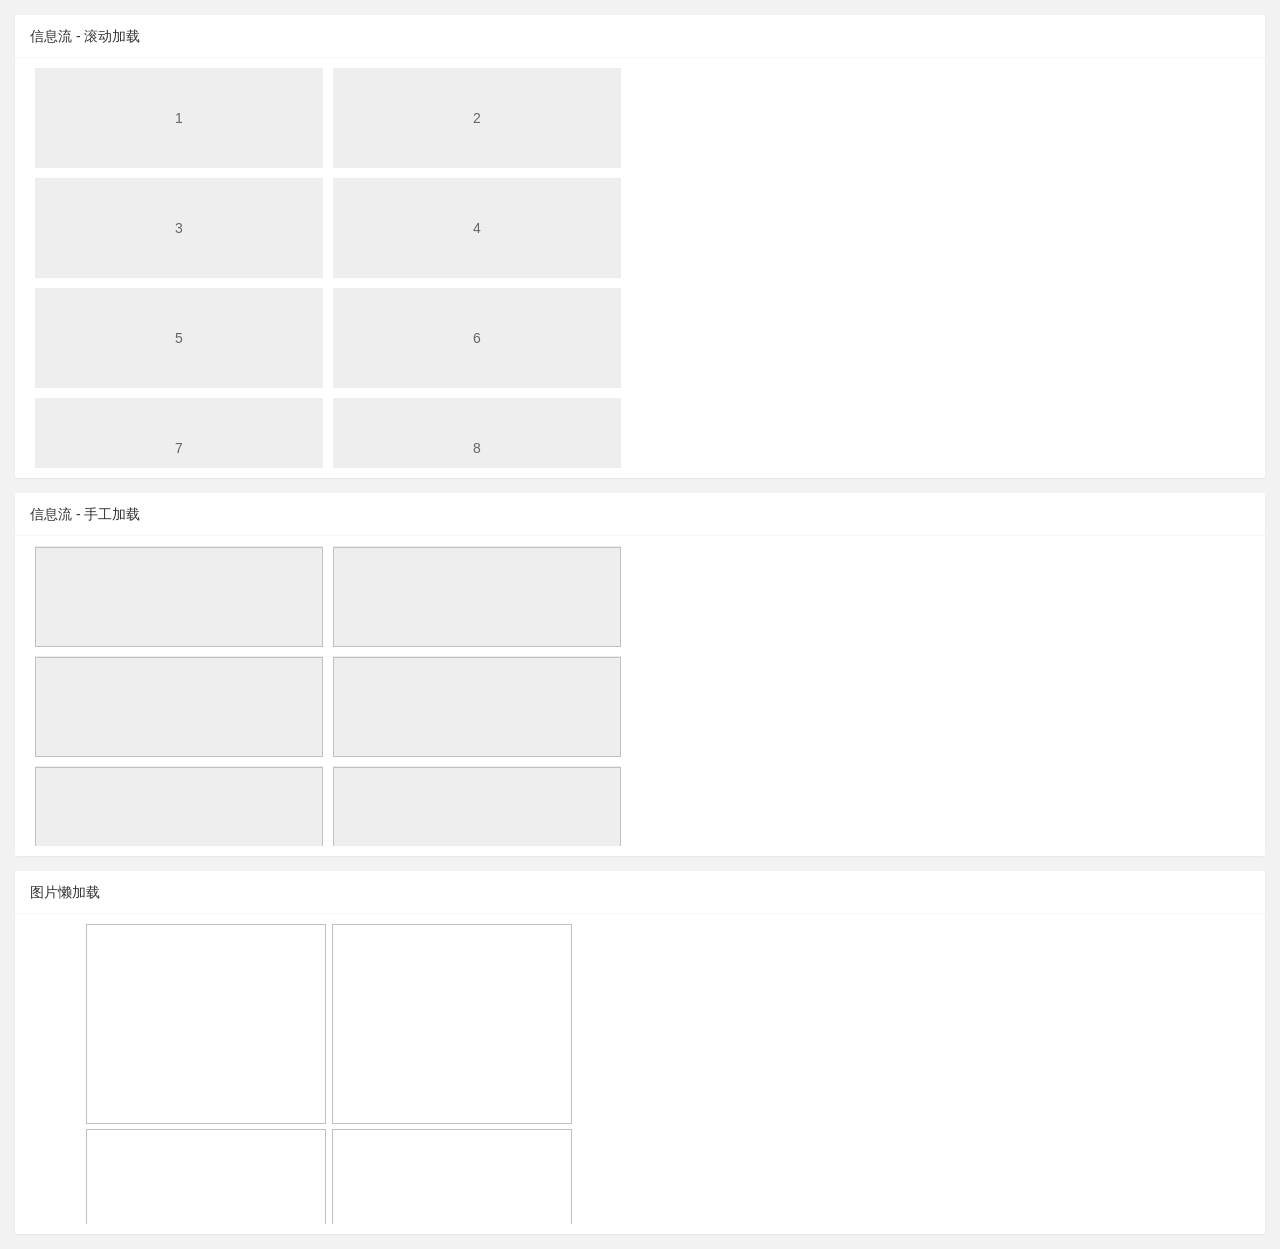
<file: back/html/layer admin -/views/component/flow/index.html>
<!DOCTYPE html>
<html>
<head>
  <meta charset="utf-8">
  <title>流加载</title>
  <meta name="renderer" content="webkit">
  <meta http-equiv="X-UA-Compatible" content="IE=edge,chrome=1">
  <meta name="viewport" content="width=device-width, initial-scale=1.0, minimum-scale=1.0, maximum-scale=1.0, user-scalable=0">
  <link rel="stylesheet" href="../../../layuiadmin/layui/css/layui.css" media="all">
  <link rel="stylesheet" href="../../../layuiadmin/style/admin.css" media="all">
</head>
<body>
  
  <!-- 以下样式仅供演示 -->
  <style>
    #LAY-flow-demo .flow-default{width: 600px; height: 400px; overflow: auto; font-size: 0;}
    #LAY-flow-demo .flow-default li{display: inline-block; margin: 0 5px; font-size: 14px; width: 48%;  margin-bottom: 10px; height: 100px; line-height: 100px; text-align: center; background-color: #eee;}
    #LAY-flow-demo .flow-default img{width: 100%; height: 100%;}
    #LAY-flow-demo .site-demo-flow{width: 600px; height: 300px; overflow: auto; text-align: center;}
    #LAY-flow-demo .site-demo-flow img{width: 40%; height: 200px; margin: 0 2px 5px 0; border: none;}
    
    @media screen and (max-width: 768px) {
      #LAY-flow-demo .flow-default,
      #LAY-flow-demo .site-demo-flow{width: 100%;}
      #LAY-flow-demo .flow-default li{width: 45%}
      #LAY-flow-demo .site-demo-flow img{height: 150px;}
    }
  </style>

  <div class="layui-card layadmin-header">
    <div class="layui-breadcrumb" lay-filter="breadcrumb">
      <a lay-href="">主页</a>
      <a><cite>组件</cite></a>
      <a><cite>流加载</cite></a>
    </div>
  </div>
  
  <div class="layui-fluid" id="LAY-flow-demo">
    <div class="layui-row layui-col-space15">
      <div class="layui-col-md12">
        <div class="layui-card">
          <div class="layui-card-header">信息流 - 滚动加载</div>
          <div class="layui-card-body">
            <ul class="flow-default" id="test-flow-auto"></ul>
          </div>
        </div>
      </div>
      
      <div class="layui-col-md12">
        <div class="layui-card">
          <div class="layui-card-header">信息流 - 手工加载</div>
          <div class="layui-card-body">
            <ul class="flow-default" style="height: 300px;" id="test-flow-manual"></ul>
          </div>
        </div>
      </div>
      
      <div class="layui-col-md12">
        <div class="layui-card">
          <div class="layui-card-header">图片懒加载</div>
          <div class="layui-card-body">
            <div class="site-demo-flow" id="test-flow-lazyimg">
              <img lay-src="https://gw.alicdn.com/bao/uploaded/i2/701696736/TB2PNl5ahQa61Bjy0FhXXaalFXa_!!701696736.jpg_400x400q90.jpg?t=1523290753265">
              <img lay-src="https://gw.alicdn.com/bao/uploaded/i2/162734861/TB2V5rsX_gc61BjSZFkXXcTkFXa_!!162734861.jpg_400x400q90.jpg?t=1523290753265">
              <img lay-src="https://gw.alicdn.com/bao/uploaded/i4/69476562/TB2htq4XTka61BjSszfXXXN8pXa_!!69476562.jpg_400x400q90.jpg?t=1523290753265">
              <img lay-src="https://gw.alicdn.com/bao/uploaded/i1/180558071/TB2sy6jXMQc61BjSZFGXXa1DFXa_!!180558071.jpg_400x400q90.jpg?t=1523290753265">
              <img lay-src="https://gw.alicdn.com/bao/uploaded/i2/701696736/TB2PNl5ahQa61Bjy0FhXXaalFXa_!!701696736.jpg_400x400q90.jpg?t=1523290753265">
              <img lay-src="https://gw.alicdn.com/bao/uploaded/i3/285892163/TB2qu2HX9Zb61BjSZPfXXaU.pXa_!!285892163.jpg_400x400q90.jpg?t=1523290753265">
              <img lay-src="https://gw.alicdn.com/bao/uploaded/i2/704998060/TB2S.gAXTgc61BjSZFkXXcTkFXa_!!704998060.jpg_400x400q90.jpg?t=1523290753265">
              <img lay-src="https://gw.alicdn.com/bao/uploaded/i3/117202952/TB25lckX_AX61Bjy0FcXXaSlFXa_!!117202952.jpg_400x400q90.jpg?t=1523290753265">
              <img lay-src="https://gw.alicdn.com/bao/uploaded/i2/162734861/TB2qijoX9Zb61BjSZPfXXaU.pXa_!!162734861.jpg_400x400q90.jpg?t=1523290753265">
              <img lay-src="https://gw.alicdn.com/bao/uploaded/i3/96216586/TB2S7EfXHMc61BjSZFFXXaDLFXa_!!96216586.jpg_400x400q90.jpg?t=1523290753265">
              <img lay-src="https://gw.alicdn.com/bao/uploaded/i8/TB1jSSFNFXXXXcoXFXXYXGcGpXX_M2.SS2_400x400q90.jpg?t=1523290753265">
              <img lay-src="https://gw.alicdn.com/bao/uploaded/i2/162734861/TB2ylbsX37c61BjSZFKXXb6hFXa_!!162734861.jpg_400x400q90.jpg?t=1523290753265">
              <img lay-src="https://gw.alicdn.com/bao/uploaded/i2/117202952/TB2FdyZajUd61BjSZPcXXc6hXXa_!!117202952.jpg_400x400q90.jpg?t=1523290753265">
              <img lay-src="https://gw.alicdn.com/bao/uploaded/i4/777105914/TB2t.qbXZwb61Bjy0FfXXXvlpXa_!!777105914.jpg_400x400q90.jpg?t=1523290753265">
              <img lay-src="https://gw.alicdn.com/bao/uploaded/i4/TB1XzupNFXXXXcpXXXXXXXXXXXX_!!0-item_pic.jpg_400x400q90.jpg?t=1523290753265">
            </div>
          </div>
        </div>
      </div>
      
    </div>
  </div>
  
  <script src="../../../layuiadmin/layui/layui.js"></script>  
  <script>
  layui.config({
    base: '../../../layuiadmin/' //静态资源所在路径
  }).extend({
    index: 'lib/index' //主入口模块
  }).use(['index', 'flow'], function(){
    var flow = layui.flow;
  
    flow.load({
      elem: '#test-flow-auto' //流加载容器
      ,scrollElem: '#test-flow-auto' //滚动条所在元素，一般不用填，此处只是演示需要。
      ,done: function(page, next){ //执行下一页的回调
        
        //模拟数据插入
        setTimeout(function(){
          var lis = [];
          for(var i = 0; i < 8; i++){
            lis.push('<li>'+ ( (page-1)*8 + i + 1 ) +'</li>')
          }
          
          //执行下一页渲染，第二参数为：满足“加载更多”的条件，即后面仍有分页
          //pages为Ajax返回的总页数，只有当前页小于总页数的情况下，才会继续出现加载更多
          next(lis.join(''), page < 10); //假设总页数为 10
        }, 500);
      }
    });
    
    flow.load({
      elem: '#test-flow-manual' //流加载容器
      ,scrollElem: '#test-flow-manual' //滚动条所在元素，一般不用填，此处只是演示需要。
      ,isAuto: false
      ,isLazyimg: true
      ,done: function(page, next){ //加载下一页
        //模拟插入
        setTimeout(function(){
          var lis = [];
          for(var i = 0; i < 6; i++){
            lis.push('<li><img lay-src="http://s17.mogucdn.com/p2/161011/upload_279h87jbc9l0hkl54djjjh42dc7i1_800x480.jpg?v='+ ( (page-1)*6 + i + 1 ) +'"></li>')
          }
          next(lis.join(''), page < 6); //假设总页数为 6
        }, 500);
      }
    });
    
    //按屏加载图片
    flow.lazyimg({
      elem: '#test-flow-lazyimg img'
      ,scrollElem: '#test-flow-lazyimg' //一般不用设置，此处只是演示需要。
    });
  
  });
  </script>
</body>
</html>
</file>
<file: html/assoc/css/font.css>
/* cyrillic */
@font-face {
  font-family: 'Rubik Mono One';
  font-style: normal;
  font-weight: 400;
  src: local('Rubik Mono One Regular'), local('RubikMonoOne-Regular'), url(font/UqyJK8kPP3hjw6ANTdfRk9YSN98zTKUbcw.woff2) format('woff2');
  unicode-range: U+0400-045F, U+0490-0491, U+04B0-04B1, U+2116;
}
/* latin-ext */
@font-face {
  font-family: 'Rubik Mono One';
  font-style: normal;
  font-weight: 400;
  src: local('Rubik Mono One Regular'), local('RubikMonoOne-Regular'), url(font/UqyJK8kPP3hjw6ANTdfRk9YSN985TKUbcw.woff2) format('woff2');
  unicode-range: U+0100-024F, U+0259, U+1E00-1EFF, U+2020, U+20A0-20AB, U+20AD-20CF, U+2113, U+2C60-2C7F, U+A720-A7FF;
}
/* latin */
@font-face {
  font-family: 'Rubik Mono One';
  font-style: normal;
  font-weight: 400;
  src: local('Rubik Mono One Regular'), local('RubikMonoOne-Regular'), url(font/UqyJK8kPP3hjw6ANTdfRk9YSN983TKU.woff2) format('woff2');
  unicode-range: U+0000-00FF, U+0131, U+0152-0153, U+02BB-02BC, U+02C6, U+02DA, U+02DC, U+2000-206F, U+2074, U+20AC, U+2122, U+2191, U+2193, U+2212, U+2215, U+FEFF, U+FFFD;
}
</file>
<file: html/assoc/css/style.css>
* {
    margin: 0;
    padding: 0;
}

body {
    overflow: hidden;
}

html,
body {
    width: 100%;
    height: 100%;
    overflow: hidden;
    font-family: 'Rubik Mono One', sans-serif;
    background: #22292C;
}

svg {
    width: 100%;
    height: 100%;
    position: absolute;
    top: 0px;
    left: 0px;
    z-index: 1;
}

#d {
    position: absolute;
    text-align: center;
    top: 20%;
    left: 50%;
    transform: translateX(-50%);
    width: 500px;
    z-index: -1;
}

button {
    z-index: 2;
    height: 26px;
    width: 100px;
    box-shadow: 0px 0px 0px 1px #2868c8;
    color: #fff;
    font-size: 15px;
    letter-spacing: 1px;
    background: #3385ff;
    border-bottom: 1px solid #2d78f4;
    outline: medium;
    border: 1px solid #2868c8;
}

.input {
    z-index: 2;
    font-size: 20px;
    font-family: helvetica, sans-serif;
    background: none;
    border: 1px solid #ddd;
    color: #eee;
}

.text,
.offscreen-text {
    width: 100%;
    top: 50%;
    transform: translateY(-50%);
    display: block;
    position: absolute;
    margin: 0;
}

.offscreen-text {
    text-align: center;
    top: -9999px;
}

.text span {
    position: absolute;
}
</file>
<file: html/assoc/css/style-search.css>
.webdesigntuts-workshop {

    height: 100%;
    width: 100%;
}

.webdesigntuts-workshop:before,
.webdesigntuts-workshop:after {
    content: '';
    display: block;
    height: 0px;
    left: 50%;
    margin: 0 0 0 -400px;

    width: 800px;
}

.webdesigntuts-workshop:before {
    background: #444;
    background: -webkit-linear-gradient(left, #151515, #444, #151515);
    background: -moz-linear-gradient(left, #151515, #444, #151515);
    background: -o-linear-gradient(left, #151515, #444, #151515);
    background: -ms-linear-gradient(left, #151515, #444, #151515);
    background: linear-gradient(left, #151515, #444, #151515);
    top: 192px;
}

.webdesigntuts-workshop:after {
    background: #000;
    background: -webkit-linear-gradient(left, #151515, #000, #151515);
    background: -moz-linear-gradient(left, #151515, #000, #151515);
    background: -o-linear-gradient(left, #151515, #000, #151515);
    background: -ms-linear-gradient(left, #151515, #000, #151515);
    background: linear-gradient(left, #151515, #000, #151515);
    top: 191px;
}

.webdesigntuts-workshop span {
    background: #111;
    background: -webkit-linear-gradient(#1b1b1b, #111);
    background: -moz-linear-gradient(#1b1b1b, #111);
    background: -o-linear-gradient(#1b1b1b, #111);
    background: -ms-linear-gradient(#1b1b1b, #111);
    background: linear-gradient(#1b1b1b, #111);
    border: 1px solid #000;
    border-radius: 5px;
    box-shadow: inset 0 0 0 1px #272727;
    display: inline-block;
    font-size: 0px;
    margin: 0 auto;
    /* margin: 50% auto 0; */
    padding: 20px;

    z-index: 1;
}

.webdesigntuts-workshop input {
    background: #222;
    background: -webkit-linear-gradient(#333, #222);
    background: -moz-linear-gradient(#333, #222);
    background: -o-linear-gradient(#333, #222);
    background: -ms-linear-gradient(#333, #222);
    background: linear-gradient(#333, #222);
    border: 1px solid #444;
    border-radius: 5px 0 0 5px;
    box-shadow: 0 2px 0 #000;
    color: #888;
    display: block;
    float: left;
    font-family: 'Cabin', helvetica, arial, sans-serif;
    font-size: 13px;
    font-weight: 400;
    height: 40px;
    margin: 0;
    padding: 0 10px;
    text-shadow: 0 -1px 0 #000;
    width: 200px;
}

.ie .webdesigntuts-workshop input {
    line-height: 40px;
}

.webdesigntuts-workshop input::-webkit-input-placeholder {
    color: #888;
}

.webdesigntuts-workshop input:-moz-placeholder {
    color: #888;
}

.webdesigntuts-workshop input:focus {
    -webkit-animation: glow 800ms ease-out infinite alternate;
    -moz-animation: glow 800ms ease-out infinite alternate;
    -o-animation: glow 800ms ease-out infinite alternate;
    -ms-animation: glow 800ms ease-out infinite alternate;
    animation: glow 800ms ease-out infinite alternate;
    background: #222922;
    background: -webkit-linear-gradient(#333933, #222922);
    background: -moz-linear-gradient(#333933, #222922);
    background: -o-linear-gradient(#333933, #222922);
    background: -ms-linear-gradient(#333933, #222922);
    background: linear-gradient(#333933, #222922);
    border-color: #393;
    box-shadow: 0 0 5px rgba(0, 255, 0, .2), inset 0 0 5px rgba(0, 255, 0, .1), 0 2px 0 #000;
    color: #efe;
    outline: none;
}

.webdesigntuts-workshop input:focus::-webkit-input-placeholder {
    color: #efe;
}

.webdesigntuts-workshop input:focus:-moz-placeholder {
    color: #efe;
}

.webdesigntuts-workshop button {
    background: #222;
    background: -webkit-linear-gradient(#333, #222);
    background: -moz-linear-gradient(#333, #222);
    background: -o-linear-gradient(#333, #222);
    background: -ms-linear-gradient(#333, #222);
    background: linear-gradient(#333, #222);
    -webkit-box-sizing: content-box;
    -moz-box-sizing: content-box;
    -o-box-sizing: content-box;
    -ms-box-sizing: content-box;
    box-sizing: content-box;
    border: 1px solid #444;
    border-left-color: #000;
    border-radius: 0 5px 5px 0;
    box-shadow: 0 2px 0 #000;
    color: #fff;
    display: block;
    float: left;
    font-family: 'Cabin', helvetica, arial, sans-serif;
    font-size: 13px;
    font-weight: 400;
    height: 38px;
    line-height: 38px;
    margin: 0;
    padding: 0;
    position: relative;
    text-shadow: 0 -1px 0 #000;
    width: 80px;
}

.webdesigntuts-workshop button:hover,
.webdesigntuts-workshop button:focus {
    background: #292929;
    background: -webkit-linear-gradient(#393939, #292929);
    background: -moz-linear-gradient(#393939, #292929);
    background: -o-linear-gradient(#393939, #292929);
    background: -ms-linear-gradient(#393939, #292929);
    background: linear-gradient(#393939, #292929);
    color: #5f5;
    outline: none;
}

.webdesigntuts-workshop button:active {
    background: #292929;
    background: -webkit-linear-gradient(#393939, #292929);
    background: -moz-linear-gradient(#393939, #292929);
    background: -o-linear-gradient(#393939, #292929);
    background: -ms-linear-gradient(#393939, #292929);
    background: linear-gradient(#393939, #292929);
    box-shadow: 0 1px 0 #000, inset 1px 0 1px #222;
    top: 1px;
}

@-webkit-keyframes glow {
    0% {
        border-color: #393;
        box-shadow: 0 0 5px rgba(0, 255, 0, .2), inset 0 0 5px rgba(0, 255, 0, .1), 0 2px 0 #000;
    }

    100% {
        border-color: #6f6;
        box-shadow: 0 0 20px rgba(0, 255, 0, .6), inset 0 0 10px rgba(0, 255, 0, .4), 0 2px 0 #000;
    }
}

@-moz-keyframes glow {
    0% {
        border-color: #393;
        box-shadow: 0 0 5px rgba(0, 255, 0, .2), inset 0 0 5px rgba(0, 255, 0, .1), 0 2px 0 #000;
    }

    100% {
        border-color: #6f6;
        box-shadow: 0 0 20px rgba(0, 255, 0, .6), inset 0 0 10px rgba(0, 255, 0, .4), 0 2px 0 #000;
    }
}

@-o-keyframes glow {
    0% {
        border-color: #393;
        box-shadow: 0 0 5px rgba(0, 255, 0, .2), inset 0 0 5px rgba(0, 255, 0, .1), 0 2px 0 #000;
    }

    100% {
        border-color: #6f6;
        box-shadow: 0 0 20px rgba(0, 255, 0, .6), inset 0 0 10px rgba(0, 255, 0, .4), 0 2px 0 #000;
    }
}

@-ms-keyframes glow {
    0% {
        border-color: #393;
        box-shadow: 0 0 5px rgba(0, 255, 0, .2), inset 0 0 5px rgba(0, 255, 0, .1), 0 2px 0 #000;
    }

    100% {
        border-color: #6f6;
        box-shadow: 0 0 20px rgba(0, 255, 0, .6), inset 0 0 10px rgba(0, 255, 0, .4), 0 2px 0 #000;
    }
}

@keyframes glow {
    0% {
        border-color: #393;
        box-shadow: 0 0 5px rgba(0, 255, 0, .2), inset 0 0 5px rgba(0, 255, 0, .1), 0 2px 0 #000;
    }

    100% {
        border-color: #6f6;
        box-shadow: 0 0 20px rgba(0, 255, 0, .6), inset 0 0 10px rgba(0, 255, 0, .4), 0 2px 0 #000;
    }
}
</file>
<file: html/assoc/css/login.css>
.login-layout { position: absolute; text-align: center; top: calc(50% - 250px); left: calc(50% - 150px); /*top: 50%;*/ /*left: 50%;*/ /*transform: translateX(-50%);*/ /*transform: translate3d(-50%,-50%,-1);*/ width: 300px; }
.login-form { background: #111; background: -webkit-linear-gradient(#1b1b1b, #111); background: -moz-linear-gradient(#1b1b1b, #111); background: -o-linear-gradient(#1b1b1b, #111); background: -ms-linear-gradient(#1b1b1b, #111); background: linear-gradient(#1b1b1b, #111); border: 1px solid #000; border-radius: 5px; box-shadow: inset 0 0 0 1px #272727; display: inline-block; font-size: 0px; margin: 0 auto; /* margin: 50% auto 0; */ padding: 20px; z-index: 4; }
.form-info, .form-content, .form-title { text-align: center; width: 100%; }
.form-group { z-index: 5; height: 50px; line-height: 50px; vertical-align: middle; }
.form-label { display: inline-block; color: #aaa; }
.input-text { z-index: 999; font-size: 20px; font-family: helvetica, sans-serif; background: none; border: 1px solid #ddd; color: #eee; margin: 0 10px 0 0; }
.left{float: left;}
.right{float: right;}

.form-group input { background: #222; background: -webkit-linear-gradient(#333, #222); background: -moz-linear-gradient(#333, #222); background: -o-linear-gradient(#333, #222); background: -ms-linear-gradient(#333, #222); background: linear-gradient(#333, #222); border: 1px solid #444; /*border-radius: 5px 0 0 5px;*/ border-radius: 5px; box-shadow: 0 2px 0 #000; color: #888; display: block; float: left; font-family: 'Cabin', helvetica, arial, sans-serif; font-size: 13px; font-weight: 400; height: 40px; margin: 0; padding: 0 10px; text-shadow: 0 -1px 0 #000; width: calc(100% - 22px); }
.ie .form-group input { line-height: 40px; }
.form-group input:-webkit-input-placeholder { color: #888; }
.form-group input:-moz-placeholder { color: #888; }
.form-group input:focus { -webkit-animation: glow 800ms ease-out infinite alternate; -moz-animation: glow 800ms ease-out infinite alternate; -o-animation: glow 800ms ease-out infinite alternate; -ms-animation: glow 800ms ease-out infinite alternate; animation: glow 800ms ease-out infinite alternate; background: #222922; background: -webkit-linear-gradient(#333933, #222922); background: -moz-linear-gradient(#333933, #222922); background: -o-linear-gradient(#333933, #222922); background: -ms-linear-gradient(#333933, #222922); background: linear-gradient(#333933, #222922); border-color: #393; box-shadow: 0 0 5px rgba(0, 255, 0, .2), inset 0 0 5px rgba(0, 255, 0, .1), 0 2px 0 #000; color: #efe; outline: none; }
.form-group input:focus::-webkit-input-placeholder { color: #efe; }
.form-group input:focus:-moz-placeholder { color: #efe; }

.form-content button { background: #222; background: -webkit-linear-gradient(#333, #222); background: -moz-linear-gradient(#333, #222); background: -o-linear-gradient(#333, #222); background: -ms-linear-gradient(#333, #222); background: linear-gradient(#333, #222); -webkit-box-sizing: content-box; -moz-box-sizing: content-box; -o-box-sizing: content-box; -ms-box-sizing: content-box; box-sizing: content-box; border: 1px solid #444; border-left-color: #000; /*border-radius: 0 5px 5px 0;*/ border-radius: 6px; box-shadow: 0 2px 0 #000; color: #fff; display: block; float: left; font-family: 'Cabin', helvetica, arial, sans-serif; font-size: 13px; font-weight: 400; height: 38px; line-height: 38px; margin: 0; padding: 0; position: relative; text-shadow: 0 -1px 0 #000; width: 80px; }
.form-content button:hover, .form-content button:focus { background: #292929; background: -webkit-linear-gradient(#393939, #292929); background: -moz-linear-gradient(#393939, #292929); background: -o-linear-gradient(#393939, #292929); background: -ms-linear-gradient(#393939, #292929); background: linear-gradient(#393939, #292929); color: #5f5; outline: none; }
.form-content button:active { background: #292929; background: -webkit-linear-gradient(#393939, #292929); background: -moz-linear-gradient(#393939, #292929); background: -o-linear-gradient(#393939, #292929); background: -ms-linear-gradient(#393939, #292929); background: linear-gradient(#393939, #292929); box-shadow: 0 1px 0 #000, inset 1px 0 1px #222; top: 1px; }

.form-content .form-title { text-align: center; font-size: 28px; color: #eee; margin-bottom: 20px; }
.form-content .form-info {}
.form-content .form-info .form-group {}
.form-group .chick_ue { width: calc(50% - 12px); margin: 0; border-radius: 5px 0 0 5px; }
.form-group .chicuele{ width: calc(50% - 12px); margin-left: 0; border-radius:0 5px 5px 0; height: 40px;}
.form-group .sub{ width: calc(30% - 2px) }
.submit-div .left{float: left;}
.submit-div .right{float: right;}
.form-group.form-link{ height:25px; line-height: 25px; }
.form-link a{ float: right; font-family: 'Cabin', helvetica, arial, sans-serif;font-size: 13px;font-weight: 400;color: #efe; z-index: 6;  position: relative;}


div{position: fixed; top:0;left: 0;bottom: 0;right: 0; height: 100%;width: 100%;}
</file>
<file: back/html/layer admin -/layuiadmin/layui/css/layui.css>
/** layui-v2.4.3 MIT License By https://www.layui.com */
 .layui-inline,img{display:inline-block;vertical-align:middle}h1,h2,h3,h4,h5,h6{font-weight:400}.layui-edge,.layui-header,.layui-inline,.layui-main{position:relative}.layui-btn,.layui-edge,.layui-inline,img{vertical-align:middle}.layui-btn,.layui-disabled,.layui-icon,.layui-unselect{-webkit-user-select:none;-ms-user-select:none;-moz-user-select:none}blockquote,body,button,dd,div,dl,dt,form,h1,h2,h3,h4,h5,h6,input,li,ol,p,pre,td,textarea,th,ul{margin:0;padding:0;-webkit-tap-highlight-color:rgba(0,0,0,0)}a:active,a:hover{outline:0}img{border:none}li{list-style:none}table{border-collapse:collapse;border-spacing:0}h4,h5,h6{font-size:100%}button,input,optgroup,option,select,textarea{font-family:inherit;font-size:inherit;font-style:inherit;font-weight:inherit;outline:0}pre{white-space:pre-wrap;white-space:-moz-pre-wrap;white-space:-pre-wrap;white-space:-o-pre-wrap;word-wrap:break-word}body{line-height:24px;font:14px Helvetica Neue,Helvetica,PingFang SC,Tahoma,Arial,sans-serif}hr{height:1px;margin:10px 0;border:0;clear:both}a{color:#333;text-decoration:none}a:hover{color:#777}a cite{font-style:normal;*cursor:pointer}.layui-border-box,.layui-border-box *{box-sizing:border-box}.layui-box,.layui-box *{box-sizing:content-box}.layui-clear{clear:both;*zoom:1}.layui-clear:after{content:'\20';clear:both;*zoom:1;display:block;height:0}.layui-inline{*display:inline;*zoom:1}.layui-edge{display:inline-block;width:0;height:0;border-width:6px;border-style:dashed;border-color:transparent;overflow:hidden}.layui-edge-top{top:-4px;border-bottom-color:#999;border-bottom-style:solid}.layui-edge-right{border-left-color:#999;border-left-style:solid}.layui-edge-bottom{top:2px;border-top-color:#999;border-top-style:solid}.layui-edge-left{border-right-color:#999;border-right-style:solid}.layui-elip{text-overflow:ellipsis;overflow:hidden;white-space:nowrap}.layui-disabled,.layui-disabled:hover{color:#d2d2d2!important;cursor:not-allowed!important}.layui-circle{border-radius:100%}.layui-show{display:block!important}.layui-hide{display:none!important}@font-face{font-family:layui-icon;src:url(../font/iconfont.eot?v=240);src:url(../font/iconfont.eot?v=240#iefix) format('embedded-opentype'),url(../font/iconfont.svg?v=240#iconfont) format('svg'),url(../font/iconfont.woff?v=240) format('woff'),url(../font/iconfont.ttf?v=240) format('truetype')}.layui-icon{font-family:layui-icon!important;font-size:16px;font-style:normal;-webkit-font-smoothing:antialiased;-moz-osx-font-smoothing:grayscale}.layui-icon-reply-fill:before{content:"\e611"}.layui-icon-set-fill:before{content:"\e614"}.layui-icon-menu-fill:before{content:"\e60f"}.layui-icon-search:before{content:"\e615"}.layui-icon-share:before{content:"\e641"}.layui-icon-set-sm:before{content:"\e620"}.layui-icon-engine:before{content:"\e628"}.layui-icon-close:before{content:"\1006"}.layui-icon-close-fill:before{content:"\1007"}.layui-icon-chart-screen:before{content:"\e629"}.layui-icon-star:before{content:"\e600"}.layui-icon-circle-dot:before{content:"\e617"}.layui-icon-chat:before{content:"\e606"}.layui-icon-release:before{content:"\e609"}.layui-icon-list:before{content:"\e60a"}.layui-icon-chart:before{content:"\e62c"}.layui-icon-ok-circle:before{content:"\1005"}.layui-icon-layim-theme:before{content:"\e61b"}.layui-icon-table:before{content:"\e62d"}.layui-icon-right:before{content:"\e602"}.layui-icon-left:before{content:"\e603"}.layui-icon-cart-simple:before{content:"\e698"}.layui-icon-face-cry:before{content:"\e69c"}.layui-icon-face-smile:before{content:"\e6af"}.layui-icon-survey:before{content:"\e6b2"}.layui-icon-tree:before{content:"\e62e"}.layui-icon-upload-circle:before{content:"\e62f"}.layui-icon-add-circle:before{content:"\e61f"}.layui-icon-download-circle:before{content:"\e601"}.layui-icon-templeate-1:before{content:"\e630"}.layui-icon-util:before{content:"\e631"}.layui-icon-face-surprised:before{content:"\e664"}.layui-icon-edit:before{content:"\e642"}.layui-icon-speaker:before{content:"\e645"}.layui-icon-down:before{content:"\e61a"}.layui-icon-file:before{content:"\e621"}.layui-icon-layouts:before{content:"\e632"}.layui-icon-rate-half:before{content:"\e6c9"}.layui-icon-add-circle-fine:before{content:"\e608"}.layui-icon-prev-circle:before{content:"\e633"}.layui-icon-read:before{content:"\e705"}.layui-icon-404:before{content:"\e61c"}.layui-icon-carousel:before{content:"\e634"}.layui-icon-help:before{content:"\e607"}.layui-icon-code-circle:before{content:"\e635"}.layui-icon-water:before{content:"\e636"}.layui-icon-username:before{content:"\e66f"}.layui-icon-find-fill:before{content:"\e670"}.layui-icon-about:before{content:"\e60b"}.layui-icon-location:before{content:"\e715"}.layui-icon-up:before{content:"\e619"}.layui-icon-pause:before{content:"\e651"}.layui-icon-date:before{content:"\e637"}.layui-icon-layim-uploadfile:before{content:"\e61d"}.layui-icon-delete:before{content:"\e640"}.layui-icon-play:before{content:"\e652"}.layui-icon-top:before{content:"\e604"}.layui-icon-friends:before{content:"\e612"}.layui-icon-refresh-3:before{content:"\e9aa"}.layui-icon-ok:before{content:"\e605"}.layui-icon-layer:before{content:"\e638"}.layui-icon-face-smile-fine:before{content:"\e60c"}.layui-icon-dollar:before{content:"\e659"}.layui-icon-group:before{content:"\e613"}.layui-icon-layim-download:before{content:"\e61e"}.layui-icon-picture-fine:before{content:"\e60d"}.layui-icon-link:before{content:"\e64c"}.layui-icon-diamond:before{content:"\e735"}.layui-icon-log:before{content:"\e60e"}.layui-icon-rate-solid:before{content:"\e67a"}.layui-icon-fonts-del:before{content:"\e64f"}.layui-icon-unlink:before{content:"\e64d"}.layui-icon-fonts-clear:before{content:"\e639"}.layui-icon-triangle-r:before{content:"\e623"}.layui-icon-circle:before{content:"\e63f"}.layui-icon-radio:before{content:"\e643"}.layui-icon-align-center:before{content:"\e647"}.layui-icon-align-right:before{content:"\e648"}.layui-icon-align-left:before{content:"\e649"}.layui-icon-loading-1:before{content:"\e63e"}.layui-icon-return:before{content:"\e65c"}.layui-icon-fonts-strong:before{content:"\e62b"}.layui-icon-upload:before{content:"\e67c"}.layui-icon-dialogue:before{content:"\e63a"}.layui-icon-video:before{content:"\e6ed"}.layui-icon-headset:before{content:"\e6fc"}.layui-icon-cellphone-fine:before{content:"\e63b"}.layui-icon-add-1:before{content:"\e654"}.layui-icon-face-smile-b:before{content:"\e650"}.layui-icon-fonts-html:before{content:"\e64b"}.layui-icon-form:before{content:"\e63c"}.layui-icon-cart:before{content:"\e657"}.layui-icon-camera-fill:before{content:"\e65d"}.layui-icon-tabs:before{content:"\e62a"}.layui-icon-fonts-code:before{content:"\e64e"}.layui-icon-fire:before{content:"\e756"}.layui-icon-set:before{content:"\e716"}.layui-icon-fonts-u:before{content:"\e646"}.layui-icon-triangle-d:before{content:"\e625"}.layui-icon-tips:before{content:"\e702"}.layui-icon-picture:before{content:"\e64a"}.layui-icon-more-vertical:before{content:"\e671"}.layui-icon-flag:before{content:"\e66c"}.layui-icon-loading:before{content:"\e63d"}.layui-icon-fonts-i:before{content:"\e644"}.layui-icon-refresh-1:before{content:"\e666"}.layui-icon-rmb:before{content:"\e65e"}.layui-icon-home:before{content:"\e68e"}.layui-icon-user:before{content:"\e770"}.layui-icon-notice:before{content:"\e667"}.layui-icon-login-weibo:before{content:"\e675"}.layui-icon-voice:before{content:"\e688"}.layui-icon-upload-drag:before{content:"\e681"}.layui-icon-login-qq:before{content:"\e676"}.layui-icon-snowflake:before{content:"\e6b1"}.layui-icon-file-b:before{content:"\e655"}.layui-icon-template:before{content:"\e663"}.layui-icon-auz:before{content:"\e672"}.layui-icon-console:before{content:"\e665"}.layui-icon-app:before{content:"\e653"}.layui-icon-prev:before{content:"\e65a"}.layui-icon-website:before{content:"\e7ae"}.layui-icon-next:before{content:"\e65b"}.layui-icon-component:before{content:"\e857"}.layui-icon-more:before{content:"\e65f"}.layui-icon-login-wechat:before{content:"\e677"}.layui-icon-shrink-right:before{content:"\e668"}.layui-icon-spread-left:before{content:"\e66b"}.layui-icon-camera:before{content:"\e660"}.layui-icon-note:before{content:"\e66e"}.layui-icon-refresh:before{content:"\e669"}.layui-icon-female:before{content:"\e661"}.layui-icon-male:before{content:"\e662"}.layui-icon-password:before{content:"\e673"}.layui-icon-senior:before{content:"\e674"}.layui-icon-theme:before{content:"\e66a"}.layui-icon-tread:before{content:"\e6c5"}.layui-icon-praise:before{content:"\e6c6"}.layui-icon-star-fill:before{content:"\e658"}.layui-icon-rate:before{content:"\e67b"}.layui-icon-template-1:before{content:"\e656"}.layui-icon-vercode:before{content:"\e679"}.layui-icon-cellphone:before{content:"\e678"}.layui-icon-screen-full:before{content:"\e622"}.layui-icon-screen-restore:before{content:"\e758"}.layui-icon-cols:before{content:"\e610"}.layui-icon-export:before{content:"\e67d"}.layui-icon-print:before{content:"\e66d"}.layui-icon-slider:before{content:"\e714"}.layui-main{width:1140px;margin:0 auto}.layui-header{z-index:1000;height:60px}.layui-header a:hover{transition:all .5s;-webkit-transition:all .5s}.layui-side{position:fixed;left:0;top:0;bottom:0;z-index:999;width:200px;overflow-x:hidden}.layui-side-scroll{position:relative;width:220px;height:100%;overflow-x:hidden}.layui-body{position:absolute;left:200px;right:0;top:0;bottom:0;z-index:998;width:auto;overflow:hidden;overflow-y:auto;box-sizing:border-box}.layui-layout-body{overflow:hidden}.layui-layout-admin .layui-header{background-color:#23262E}.layui-layout-admin .layui-side{top:60px;width:200px;overflow-x:hidden}.layui-layout-admin .layui-body{top:60px;bottom:44px}.layui-layout-admin .layui-main{width:auto;margin:0 15px}.layui-layout-admin .layui-footer{position:fixed;left:200px;right:0;bottom:0;height:44px;line-height:44px;padding:0 15px;background-color:#eee}.layui-layout-admin .layui-logo{position:absolute;left:0;top:0;width:200px;height:100%;line-height:60px;text-align:center;color:#009688;font-size:16px}.layui-layout-admin .layui-header .layui-nav{background:0 0}.layui-layout-left{position:absolute!important;left:200px;top:0}.layui-layout-right{position:absolute!important;right:0;top:0}.layui-container{position:relative;margin:0 auto;padding:0 15px;box-sizing:border-box}.layui-fluid{position:relative;margin:0 auto;padding:0 15px}.layui-row:after,.layui-row:before{content:'';display:block;clear:both}.layui-col-lg1,.layui-col-lg10,.layui-col-lg11,.layui-col-lg12,.layui-col-lg2,.layui-col-lg3,.layui-col-lg4,.layui-col-lg5,.layui-col-lg6,.layui-col-lg7,.layui-col-lg8,.layui-col-lg9,.layui-col-md1,.layui-col-md10,.layui-col-md11,.layui-col-md12,.layui-col-md2,.layui-col-md3,.layui-col-md4,.layui-col-md5,.layui-col-md6,.layui-col-md7,.layui-col-md8,.layui-col-md9,.layui-col-sm1,.layui-col-sm10,.layui-col-sm11,.layui-col-sm12,.layui-col-sm2,.layui-col-sm3,.layui-col-sm4,.layui-col-sm5,.layui-col-sm6,.layui-col-sm7,.layui-col-sm8,.layui-col-sm9,.layui-col-xs1,.layui-col-xs10,.layui-col-xs11,.layui-col-xs12,.layui-col-xs2,.layui-col-xs3,.layui-col-xs4,.layui-col-xs5,.layui-col-xs6,.layui-col-xs7,.layui-col-xs8,.layui-col-xs9{position:relative;display:block;box-sizing:border-box}.layui-col-xs1,.layui-col-xs10,.layui-col-xs11,.layui-col-xs12,.layui-col-xs2,.layui-col-xs3,.layui-col-xs4,.layui-col-xs5,.layui-col-xs6,.layui-col-xs7,.layui-col-xs8,.layui-col-xs9{float:left}.layui-col-xs1{width:8.33333333%}.layui-col-xs2{width:16.66666667%}.layui-col-xs3{width:25%}.layui-col-xs4{width:33.33333333%}.layui-col-xs5{width:41.66666667%}.layui-col-xs6{width:50%}.layui-col-xs7{width:58.33333333%}.layui-col-xs8{width:66.66666667%}.layui-col-xs9{width:75%}.layui-col-xs10{width:83.33333333%}.layui-col-xs11{width:91.66666667%}.layui-col-xs12{width:100%}.layui-col-xs-offset1{margin-left:8.33333333%}.layui-col-xs-offset2{margin-left:16.66666667%}.layui-col-xs-offset3{margin-left:25%}.layui-col-xs-offset4{margin-left:33.33333333%}.layui-col-xs-offset5{margin-left:41.66666667%}.layui-col-xs-offset6{margin-left:50%}.layui-col-xs-offset7{margin-left:58.33333333%}.layui-col-xs-offset8{margin-left:66.66666667%}.layui-col-xs-offset9{margin-left:75%}.layui-col-xs-offset10{margin-left:83.33333333%}.layui-col-xs-offset11{margin-left:91.66666667%}.layui-col-xs-offset12{margin-left:100%}@media screen and (max-width:768px){.layui-hide-xs{display:none!important}.layui-show-xs-block{display:block!important}.layui-show-xs-inline{display:inline!important}.layui-show-xs-inline-block{display:inline-block!important}}@media screen and (min-width:768px){.layui-container{width:750px}.layui-hide-sm{display:none!important}.layui-show-sm-block{display:block!important}.layui-show-sm-inline{display:inline!important}.layui-show-sm-inline-block{display:inline-block!important}.layui-col-sm1,.layui-col-sm10,.layui-col-sm11,.layui-col-sm12,.layui-col-sm2,.layui-col-sm3,.layui-col-sm4,.layui-col-sm5,.layui-col-sm6,.layui-col-sm7,.layui-col-sm8,.layui-col-sm9{float:left}.layui-col-sm1{width:8.33333333%}.layui-col-sm2{width:16.66666667%}.layui-col-sm3{width:25%}.layui-col-sm4{width:33.33333333%}.layui-col-sm5{width:41.66666667%}.layui-col-sm6{width:50%}.layui-col-sm7{width:58.33333333%}.layui-col-sm8{width:66.66666667%}.layui-col-sm9{width:75%}.layui-col-sm10{width:83.33333333%}.layui-col-sm11{width:91.66666667%}.layui-col-sm12{width:100%}.layui-col-sm-offset1{margin-left:8.33333333%}.layui-col-sm-offset2{margin-left:16.66666667%}.layui-col-sm-offset3{margin-left:25%}.layui-col-sm-offset4{margin-left:33.33333333%}.layui-col-sm-offset5{margin-left:41.66666667%}.layui-col-sm-offset6{margin-left:50%}.layui-col-sm-offset7{margin-left:58.33333333%}.layui-col-sm-offset8{margin-left:66.66666667%}.layui-col-sm-offset9{margin-left:75%}.layui-col-sm-offset10{margin-left:83.33333333%}.layui-col-sm-offset11{margin-left:91.66666667%}.layui-col-sm-offset12{margin-left:100%}}@media screen and (min-width:992px){.layui-container{width:970px}.layui-hide-md{display:none!important}.layui-show-md-block{display:block!important}.layui-show-md-inline{display:inline!important}.layui-show-md-inline-block{display:inline-block!important}.layui-col-md1,.layui-col-md10,.layui-col-md11,.layui-col-md12,.layui-col-md2,.layui-col-md3,.layui-col-md4,.layui-col-md5,.layui-col-md6,.layui-col-md7,.layui-col-md8,.layui-col-md9{float:left}.layui-col-md1{width:8.33333333%}.layui-col-md2{width:16.66666667%}.layui-col-md3{width:25%}.layui-col-md4{width:33.33333333%}.layui-col-md5{width:41.66666667%}.layui-col-md6{width:50%}.layui-col-md7{width:58.33333333%}.layui-col-md8{width:66.66666667%}.layui-col-md9{width:75%}.layui-col-md10{width:83.33333333%}.layui-col-md11{width:91.66666667%}.layui-col-md12{width:100%}.layui-col-md-offset1{margin-left:8.33333333%}.layui-col-md-offset2{margin-left:16.66666667%}.layui-col-md-offset3{margin-left:25%}.layui-col-md-offset4{margin-left:33.33333333%}.layui-col-md-offset5{margin-left:41.66666667%}.layui-col-md-offset6{margin-left:50%}.layui-col-md-offset7{margin-left:58.33333333%}.layui-col-md-offset8{margin-left:66.66666667%}.layui-col-md-offset9{margin-left:75%}.layui-col-md-offset10{margin-left:83.33333333%}.layui-col-md-offset11{margin-left:91.66666667%}.layui-col-md-offset12{margin-left:100%}}@media screen and (min-width:1200px){.layui-container{width:1170px}.layui-hide-lg{display:none!important}.layui-show-lg-block{display:block!important}.layui-show-lg-inline{display:inline!important}.layui-show-lg-inline-block{display:inline-block!important}.layui-col-lg1,.layui-col-lg10,.layui-col-lg11,.layui-col-lg12,.layui-col-lg2,.layui-col-lg3,.layui-col-lg4,.layui-col-lg5,.layui-col-lg6,.layui-col-lg7,.layui-col-lg8,.layui-col-lg9{float:left}.layui-col-lg1{width:8.33333333%}.layui-col-lg2{width:16.66666667%}.layui-col-lg3{width:25%}.layui-col-lg4{width:33.33333333%}.layui-col-lg5{width:41.66666667%}.layui-col-lg6{width:50%}.layui-col-lg7{width:58.33333333%}.layui-col-lg8{width:66.66666667%}.layui-col-lg9{width:75%}.layui-col-lg10{width:83.33333333%}.layui-col-lg11{width:91.66666667%}.layui-col-lg12{width:100%}.layui-col-lg-offset1{margin-left:8.33333333%}.layui-col-lg-offset2{margin-left:16.66666667%}.layui-col-lg-offset3{margin-left:25%}.layui-col-lg-offset4{margin-left:33.33333333%}.layui-col-lg-offset5{margin-left:41.66666667%}.layui-col-lg-offset6{margin-left:50%}.layui-col-lg-offset7{margin-left:58.33333333%}.layui-col-lg-offset8{margin-left:66.66666667%}.layui-col-lg-offset9{margin-left:75%}.layui-col-lg-offset10{margin-left:83.33333333%}.layui-col-lg-offset11{margin-left:91.66666667%}.layui-col-lg-offset12{margin-left:100%}}.layui-col-space1{margin:-.5px}.layui-col-space1>*{padding:.5px}.layui-col-space3{margin:-1.5px}.layui-col-space3>*{padding:1.5px}.layui-col-space5{margin:-2.5px}.layui-col-space5>*{padding:2.5px}.layui-col-space8{margin:-3.5px}.layui-col-space8>*{padding:3.5px}.layui-col-space10{margin:-5px}.layui-col-space10>*{padding:5px}.layui-col-space12{margin:-6px}.layui-col-space12>*{padding:6px}.layui-col-space15{margin:-7.5px}.layui-col-space15>*{padding:7.5px}.layui-col-space18{margin:-9px}.layui-col-space18>*{padding:9px}.layui-col-space20{margin:-10px}.layui-col-space20>*{padding:10px}.layui-col-space22{margin:-11px}.layui-col-space22>*{padding:11px}.layui-col-space25{margin:-12.5px}.layui-col-space25>*{padding:12.5px}.layui-col-space30{margin:-15px}.layui-col-space30>*{padding:15px}.layui-btn,.layui-input,.layui-select,.layui-textarea,.layui-upload-button{outline:0;-webkit-appearance:none;transition:all .3s;-webkit-transition:all .3s;box-sizing:border-box}.layui-elem-quote{margin-bottom:10px;padding:15px;line-height:22px;border-left:5px solid #009688;border-radius:0 2px 2px 0;background-color:#f2f2f2}.layui-quote-nm{border-style:solid;border-width:1px 1px 1px 5px;background:0 0}.layui-elem-field{margin-bottom:10px;padding:0;border-width:1px;border-style:solid}.layui-elem-field legend{margin-left:20px;padding:0 10px;font-size:20px;font-weight:300}.layui-field-title{margin:10px 0 20px;border-width:1px 0 0}.layui-field-box{padding:10px 15px}.layui-field-title .layui-field-box{padding:10px 0}.layui-progress{position:relative;height:6px;border-radius:20px;background-color:#e2e2e2}.layui-progress-bar{position:absolute;left:0;top:0;width:0;max-width:100%;height:6px;border-radius:20px;text-align:right;background-color:#5FB878;transition:all .3s;-webkit-transition:all .3s}.layui-progress-big,.layui-progress-big .layui-progress-bar{height:18px;line-height:18px}.layui-progress-text{position:relative;top:-20px;line-height:18px;font-size:12px;color:#666}.layui-progress-big .layui-progress-text{position:static;padding:0 10px;color:#fff}.layui-collapse{border-width:1px;border-style:solid;border-radius:2px}.layui-colla-content,.layui-colla-item{border-top-width:1px;border-top-style:solid}.layui-colla-item:first-child{border-top:none}.layui-colla-title{position:relative;height:42px;line-height:42px;padding:0 15px 0 35px;color:#333;background-color:#f2f2f2;cursor:pointer;font-size:14px;overflow:hidden}.layui-colla-content{display:none;padding:10px 15px;line-height:22px;color:#666}.layui-colla-icon{position:absolute;left:15px;top:0;font-size:14px}.layui-card{margin-bottom:15px;border-radius:2px;background-color:#fff;box-shadow:0 1px 2px 0 rgba(0,0,0,.05)}.layui-card:last-child{margin-bottom:0}.layui-card-header{position:relative;height:42px;line-height:42px;padding:0 15px;border-bottom:1px solid #f6f6f6;color:#333;border-radius:2px 2px 0 0;font-size:14px}.layui-bg-black,.layui-bg-blue,.layui-bg-cyan,.layui-bg-green,.layui-bg-orange,.layui-bg-red{color:#fff!important}.layui-card-body{position:relative;padding:10px 15px;line-height:24px}.layui-card-body[pad15]{padding:15px}.layui-card-body[pad20]{padding:20px}.layui-card-body .layui-table{margin:5px 0}.layui-card .layui-tab{margin:0}.layui-panel-window{position:relative;padding:15px;border-radius:0;border-top:5px solid #E6E6E6;background-color:#fff}.layui-auxiliar-moving{position:fixed;left:0;right:0;top:0;bottom:0;width:100%;height:100%;background:0 0;z-index:9999999999}.layui-form-label,.layui-form-mid,.layui-form-select,.layui-input-block,.layui-input-inline,.layui-textarea{position:relative}.layui-bg-red{background-color:#FF5722!important}.layui-bg-orange{background-color:#FFB800!important}.layui-bg-green{background-color:#009688!important}.layui-bg-cyan{background-color:#2F4056!important}.layui-bg-blue{background-color:#1E9FFF!important}.layui-bg-black{background-color:#393D49!important}.layui-bg-gray{background-color:#eee!important;color:#666!important}.layui-badge-rim,.layui-colla-content,.layui-colla-item,.layui-collapse,.layui-elem-field,.layui-form-pane .layui-form-item[pane],.layui-form-pane .layui-form-label,.layui-input,.layui-layedit,.layui-layedit-tool,.layui-quote-nm,.layui-select,.layui-tab-bar,.layui-tab-card,.layui-tab-title,.layui-tab-title .layui-this:after,.layui-textarea{border-color:#e6e6e6}.layui-timeline-item:before,hr{background-color:#e6e6e6}.layui-text{line-height:22px;font-size:14px;color:#666}.layui-text h1,.layui-text h2,.layui-text h3{font-weight:500;color:#333}.layui-text h1{font-size:30px}.layui-text h2{font-size:24px}.layui-text h3{font-size:18px}.layui-text a:not(.layui-btn){color:#01AAED}.layui-text a:not(.layui-btn):hover{text-decoration:underline}.layui-text ul{padding:5px 0 5px 15px}.layui-text ul li{margin-top:5px;list-style-type:disc}.layui-text em,.layui-word-aux{color:#999!important;padding:0 5px!important}.layui-btn{display:inline-block;height:38px;line-height:38px;padding:0 18px;background-color:#009688;color:#fff;white-space:nowrap;text-align:center;font-size:14px;border:none;border-radius:2px;cursor:pointer}.layui-btn:hover{opacity:.8;filter:alpha(opacity=80);color:#fff}.layui-btn:active{opacity:1;filter:alpha(opacity=100)}.layui-btn+.layui-btn{margin-left:10px}.layui-btn-container{font-size:0}.layui-btn-container .layui-btn{margin-right:10px;margin-bottom:10px}.layui-btn-container .layui-btn+.layui-btn{margin-left:0}.layui-table .layui-btn-container .layui-btn{margin-bottom:9px}.layui-btn-radius{border-radius:100px}.layui-btn .layui-icon{margin-right:3px;font-size:18px;vertical-align:bottom;vertical-align:middle\9}.layui-btn-primary{border:1px solid #C9C9C9;background-color:#fff;color:#555}.layui-btn-primary:hover{border-color:#009688;color:#333}.layui-btn-normal{background-color:#1E9FFF}.layui-btn-warm{background-color:#FFB800}.layui-btn-danger{background-color:#FF5722}.layui-btn-disabled,.layui-btn-disabled:active,.layui-btn-disabled:hover{border:1px solid #e6e6e6;background-color:#FBFBFB;color:#C9C9C9;cursor:not-allowed;opacity:1}.layui-btn-lg{height:44px;line-height:44px;padding:0 25px;font-size:16px}.layui-btn-sm{height:30px;line-height:30px;padding:0 10px;font-size:12px}.layui-btn-sm i{font-size:16px!important}.layui-btn-xs{height:22px;line-height:22px;padding:0 5px;font-size:12px}.layui-btn-xs i{font-size:14px!important}.layui-btn-group{display:inline-block;vertical-align:middle;font-size:0}.layui-btn-group .layui-btn{margin-left:0!important;margin-right:0!important;border-left:1px solid rgba(255,255,255,.5);border-radius:0}.layui-btn-group .layui-btn-primary{border-left:none}.layui-btn-group .layui-btn-primary:hover{border-color:#C9C9C9;color:#009688}.layui-btn-group .layui-btn:first-child{border-left:none;border-radius:2px 0 0 2px}.layui-btn-group .layui-btn-primary:first-child{border-left:1px solid #c9c9c9}.layui-btn-group .layui-btn:last-child{border-radius:0 2px 2px 0}.layui-btn-group .layui-btn+.layui-btn{margin-left:0}.layui-btn-group+.layui-btn-group{margin-left:10px}.layui-btn-fluid{width:100%}.layui-input,.layui-select,.layui-textarea{height:38px;line-height:1.3;line-height:38px\9;border-width:1px;border-style:solid;background-color:#fff;border-radius:2px}.layui-input::-webkit-input-placeholder,.layui-select::-webkit-input-placeholder,.layui-textarea::-webkit-input-placeholder{line-height:1.3}.layui-input,.layui-textarea{display:block;width:100%;padding-left:10px}.layui-input:hover,.layui-textarea:hover{border-color:#D2D2D2!important}.layui-input:focus,.layui-textarea:focus{border-color:#C9C9C9!important}.layui-textarea{min-height:100px;height:auto;line-height:20px;padding:6px 10px;resize:vertical}.layui-select{padding:0 10px}.layui-form input[type=checkbox],.layui-form input[type=radio],.layui-form select{display:none}.layui-form [lay-ignore]{display:initial}.layui-form-item{margin-bottom:15px;clear:both;*zoom:1}.layui-form-item:after{content:'\20';clear:both;*zoom:1;display:block;height:0}.layui-form-label{float:left;display:block;padding:9px 15px;width:80px;font-weight:400;line-height:20px;text-align:right}.layui-form-label-col{display:block;float:none;padding:9px 0;line-height:20px;text-align:left}.layui-form-item .layui-inline{margin-bottom:5px;margin-right:10px}.layui-input-block{margin-left:110px;min-height:36px}.layui-input-inline{display:inline-block;vertical-align:middle}.layui-form-item .layui-input-inline{float:left;width:190px;margin-right:10px}.layui-form-text .layui-input-inline{width:auto}.layui-form-mid{float:left;display:block;padding:9px 0!important;line-height:20px;margin-right:10px}.layui-form-danger+.layui-form-select .layui-input,.layui-form-danger:focus{border-color:#FF5722!important}.layui-form-select .layui-input{padding-right:30px;cursor:pointer}.layui-form-select .layui-edge{position:absolute;right:10px;top:50%;margin-top:-3px;cursor:pointer;border-width:6px;border-top-color:#c2c2c2;border-top-style:solid;transition:all .3s;-webkit-transition:all .3s}.layui-form-select dl{display:none;position:absolute;left:0;top:42px;padding:5px 0;z-index:899;min-width:100%;border:1px solid #d2d2d2;max-height:300px;overflow-y:auto;background-color:#fff;border-radius:2px;box-shadow:0 2px 4px rgba(0,0,0,.12);box-sizing:border-box}.layui-form-select dl dd,.layui-form-select dl dt{padding:0 10px;line-height:36px;white-space:nowrap;overflow:hidden;text-overflow:ellipsis}.layui-form-select dl dt{font-size:12px;color:#999}.layui-form-select dl dd{cursor:pointer}.layui-form-select dl dd:hover{background-color:#f2f2f2;-webkit-transition:.5s all;transition:.5s all}.layui-form-select .layui-select-group dd{padding-left:20px}.layui-form-select dl dd.layui-select-tips{padding-left:10px!important;color:#999}.layui-form-select dl dd.layui-this{background-color:#5FB878;color:#fff}.layui-form-checkbox,.layui-form-select dl dd.layui-disabled{background-color:#fff}.layui-form-selected dl{display:block}.layui-form-checkbox,.layui-form-checkbox *,.layui-form-switch{display:inline-block;vertical-align:middle}.layui-form-selected .layui-edge{margin-top:-9px;-webkit-transform:rotate(180deg);transform:rotate(180deg);margin-top:-3px\9}:root .layui-form-selected .layui-edge{margin-top:-9px\0/IE9}.layui-form-selectup dl{top:auto;bottom:42px}.layui-select-none{margin:5px 0;text-align:center;color:#999}.layui-select-disabled .layui-disabled{border-color:#eee!important}.layui-select-disabled .layui-edge{border-top-color:#d2d2d2}.layui-form-checkbox{position:relative;height:30px;line-height:30px;margin-right:10px;padding-right:30px;cursor:pointer;font-size:0;-webkit-transition:.1s linear;transition:.1s linear;box-sizing:border-box}.layui-form-checkbox span{padding:0 10px;height:100%;font-size:14px;border-radius:2px 0 0 2px;background-color:#d2d2d2;color:#fff;overflow:hidden;white-space:nowrap;text-overflow:ellipsis}.layui-form-checkbox:hover span{background-color:#c2c2c2}.layui-form-checkbox i{position:absolute;right:0;top:0;width:30px;height:28px;border:1px solid #d2d2d2;border-left:none;border-radius:0 2px 2px 0;color:#fff;font-size:20px;text-align:center}.layui-form-checkbox:hover i{border-color:#c2c2c2;color:#c2c2c2}.layui-form-checked,.layui-form-checked:hover{border-color:#5FB878}.layui-form-checked span,.layui-form-checked:hover span{background-color:#5FB878}.layui-form-checked i,.layui-form-checked:hover i{color:#5FB878}.layui-form-item .layui-form-checkbox{margin-top:4px}.layui-form-checkbox[lay-skin=primary]{height:auto!important;line-height:normal!important;min-width:18px;min-height:18px;border:none!important;margin-right:0;padding-left:28px;padding-right:0;background:0 0}.layui-form-checkbox[lay-skin=primary] span{padding-left:0;padding-right:15px;line-height:18px;background:0 0;color:#666}.layui-form-checkbox[lay-skin=primary] i{right:auto;left:0;width:16px;height:16px;line-height:16px;border:1px solid #d2d2d2;font-size:12px;border-radius:2px;background-color:#fff;-webkit-transition:.1s linear;transition:.1s linear}.layui-form-checkbox[lay-skin=primary]:hover i{border-color:#5FB878;color:#fff}.layui-form-checked[lay-skin=primary] i{border-color:#5FB878;background-color:#5FB878;color:#fff}.layui-checkbox-disbaled[lay-skin=primary] span{background:0 0!important;color:#c2c2c2}.layui-checkbox-disbaled[lay-skin=primary]:hover i{border-color:#d2d2d2}.layui-form-item .layui-form-checkbox[lay-skin=primary]{margin-top:10px}.layui-form-switch{position:relative;height:22px;line-height:22px;min-width:35px;padding:0 5px;margin-top:8px;border:1px solid #d2d2d2;border-radius:20px;cursor:pointer;background-color:#fff;-webkit-transition:.1s linear;transition:.1s linear}.layui-form-switch i{position:absolute;left:5px;top:3px;width:16px;height:16px;border-radius:20px;background-color:#d2d2d2;-webkit-transition:.1s linear;transition:.1s linear}.layui-form-switch em{position:relative;top:0;width:25px;margin-left:21px;padding:0!important;text-align:center!important;color:#999!important;font-style:normal!important;font-size:12px}.layui-form-onswitch{border-color:#5FB878;background-color:#5FB878}.layui-checkbox-disbaled,.layui-checkbox-disbaled i{border-color:#e2e2e2!important}.layui-form-onswitch i{left:100%;margin-left:-21px;background-color:#fff}.layui-form-onswitch em{margin-left:5px;margin-right:21px;color:#fff!important}.layui-checkbox-disbaled span{background-color:#e2e2e2!important}.layui-checkbox-disbaled:hover i{color:#fff!important}[lay-radio]{display:none}.layui-form-radio,.layui-form-radio *{display:inline-block;vertical-align:middle}.layui-form-radio{line-height:28px;margin:6px 10px 0 0;padding-right:10px;cursor:pointer;font-size:0}.layui-form-radio *{font-size:14px}.layui-form-radio>i{margin-right:8px;font-size:22px;color:#c2c2c2}.layui-form-radio>i:hover,.layui-form-radioed>i{color:#5FB878}.layui-radio-disbaled>i{color:#e2e2e2!important}.layui-form-pane .layui-form-label{width:110px;padding:8px 15px;height:38px;line-height:20px;border-width:1px;border-style:solid;border-radius:2px 0 0 2px;text-align:center;background-color:#FBFBFB;overflow:hidden;white-space:nowrap;text-overflow:ellipsis;box-sizing:border-box}.layui-form-pane .layui-input-inline{margin-left:-1px}.layui-form-pane .layui-input-block{margin-left:110px;left:-1px}.layui-form-pane .layui-input{border-radius:0 2px 2px 0}.layui-form-pane .layui-form-text .layui-form-label{float:none;width:100%;border-radius:2px;box-sizing:border-box;text-align:left}.layui-form-pane .layui-form-text .layui-input-inline{display:block;margin:0;top:-1px;clear:both}.layui-form-pane .layui-form-text .layui-input-block{margin:0;left:0;top:-1px}.layui-form-pane .layui-form-text .layui-textarea{min-height:100px;border-radius:0 0 2px 2px}.layui-form-pane .layui-form-checkbox{margin:4px 0 4px 10px}.layui-form-pane .layui-form-radio,.layui-form-pane .layui-form-switch{margin-top:6px;margin-left:10px}.layui-form-pane .layui-form-item[pane]{position:relative;border-width:1px;border-style:solid}.layui-form-pane .layui-form-item[pane] .layui-form-label{position:absolute;left:0;top:0;height:100%;border-width:0 1px 0 0}.layui-form-pane .layui-form-item[pane] .layui-input-inline{margin-left:110px}@media screen and (max-width:450px){.layui-form-item .layui-form-label{text-overflow:ellipsis;overflow:hidden;white-space:nowrap}.layui-form-item .layui-inline{display:block;margin-right:0;margin-bottom:20px;clear:both}.layui-form-item .layui-inline:after{content:'\20';clear:both;display:block;height:0}.layui-form-item .layui-input-inline{display:block;float:none;left:-3px;width:auto;margin:0 0 10px 112px}.layui-form-item .layui-input-inline+.layui-form-mid{margin-left:110px;top:-5px;padding:0}.layui-form-item .layui-form-checkbox{margin-right:5px;margin-bottom:5px}}.layui-layedit{border-width:1px;border-style:solid;border-radius:2px}.layui-layedit-tool{padding:3px 5px;border-bottom-width:1px;border-bottom-style:solid;font-size:0}.layedit-tool-fixed{position:fixed;top:0;border-top:1px solid #e2e2e2}.layui-layedit-tool .layedit-tool-mid,.layui-layedit-tool .layui-icon{display:inline-block;vertical-align:middle;text-align:center;font-size:14px}.layui-layedit-tool .layui-icon{position:relative;width:32px;height:30px;line-height:30px;margin:3px 5px;color:#777;cursor:pointer;border-radius:2px}.layui-layedit-tool .layui-icon:hover{color:#393D49}.layui-layedit-tool .layui-icon:active{color:#000}.layui-layedit-tool .layedit-tool-active{background-color:#e2e2e2;color:#000}.layui-layedit-tool .layui-disabled,.layui-layedit-tool .layui-disabled:hover{color:#d2d2d2;cursor:not-allowed}.layui-layedit-tool .layedit-tool-mid{width:1px;height:18px;margin:0 10px;background-color:#d2d2d2}.layedit-tool-html{width:50px!important;font-size:30px!important}.layedit-tool-b,.layedit-tool-code,.layedit-tool-help{font-size:16px!important}.layedit-tool-d,.layedit-tool-face,.layedit-tool-image,.layedit-tool-unlink{font-size:18px!important}.layedit-tool-image input{position:absolute;font-size:0;left:0;top:0;width:100%;height:100%;opacity:.01;filter:Alpha(opacity=1);cursor:pointer}.layui-layedit-iframe iframe{display:block;width:100%}#LAY_layedit_code{overflow:hidden}.layui-laypage{display:inline-block;*display:inline;*zoom:1;vertical-align:middle;margin:10px 0;font-size:0}.layui-laypage>a:first-child,.layui-laypage>a:first-child em{border-radius:2px 0 0 2px}.layui-laypage>a:last-child,.layui-laypage>a:last-child em{border-radius:0 2px 2px 0}.layui-laypage>:first-child{margin-left:0!important}.layui-laypage>:last-child{margin-right:0!important}.layui-laypage a,.layui-laypage button,.layui-laypage input,.layui-laypage select,.layui-laypage span{border:1px solid #e2e2e2}.layui-laypage a,.layui-laypage span{display:inline-block;*display:inline;*zoom:1;vertical-align:middle;padding:0 15px;height:28px;line-height:28px;margin:0 -1px 5px 0;background-color:#fff;color:#333;font-size:12px}.layui-flow-more a *,.layui-laypage input,.layui-table-view select[lay-ignore]{display:inline-block}.layui-laypage a:hover{color:#009688}.layui-laypage em{font-style:normal}.layui-laypage .layui-laypage-spr{color:#999;font-weight:700}.layui-laypage a{text-decoration:none}.layui-laypage .layui-laypage-curr{position:relative}.layui-laypage .layui-laypage-curr em{position:relative;color:#fff}.layui-laypage .layui-laypage-curr .layui-laypage-em{position:absolute;left:-1px;top:-1px;padding:1px;width:100%;height:100%;background-color:#009688}.layui-laypage-em{border-radius:2px}.layui-laypage-next em,.layui-laypage-prev em{font-family:Sim sun;font-size:16px}.layui-laypage .layui-laypage-count,.layui-laypage .layui-laypage-limits,.layui-laypage .layui-laypage-refresh,.layui-laypage .layui-laypage-skip{margin-left:10px;margin-right:10px;padding:0;border:none}.layui-laypage .layui-laypage-limits,.layui-laypage .layui-laypage-refresh{vertical-align:top}.layui-laypage .layui-laypage-refresh i{font-size:18px;cursor:pointer}.layui-laypage select{height:22px;padding:3px;border-radius:2px;cursor:pointer}.layui-laypage .layui-laypage-skip{height:30px;line-height:30px;color:#999}.layui-laypage button,.layui-laypage input{height:30px;line-height:30px;border-radius:2px;vertical-align:top;background-color:#fff;box-sizing:border-box}.layui-laypage input{width:40px;margin:0 10px;padding:0 3px;text-align:center}.layui-laypage input:focus,.layui-laypage select:focus{border-color:#009688!important}.layui-laypage button{margin-left:10px;padding:0 10px;cursor:pointer}.layui-table,.layui-table-view{margin:10px 0}.layui-flow-more{margin:10px 0;text-align:center;color:#999;font-size:14px}.layui-flow-more a{height:32px;line-height:32px}.layui-flow-more a *{vertical-align:top}.layui-flow-more a cite{padding:0 20px;border-radius:3px;background-color:#eee;color:#333;font-style:normal}.layui-flow-more a cite:hover{opacity:.8}.layui-flow-more a i{font-size:30px;color:#737383}.layui-table{width:100%;background-color:#fff;color:#666}.layui-table tr{transition:all .3s;-webkit-transition:all .3s}.layui-table th{text-align:left;font-weight:400}.layui-table tbody tr:hover,.layui-table thead tr,.layui-table-click,.layui-table-header,.layui-table-hover,.layui-table-mend,.layui-table-patch,.layui-table-tool,.layui-table-total,.layui-table-total tr,.layui-table[lay-even] tr:nth-child(even){background-color:#f2f2f2}.layui-table td,.layui-table th,.layui-table-col-set,.layui-table-fixed-r,.layui-table-grid-down,.layui-table-header,.layui-table-page,.layui-table-tips-main,.layui-table-tool,.layui-table-total,.layui-table-view,.layui-table[lay-skin=line],.layui-table[lay-skin=row]{border-width:1px;border-style:solid;border-color:#e6e6e6}.layui-table td,.layui-table th{position:relative;padding:9px 15px;min-height:20px;line-height:20px;font-size:14px}.layui-table[lay-skin=line] td,.layui-table[lay-skin=line] th{border-width:0 0 1px}.layui-table[lay-skin=row] td,.layui-table[lay-skin=row] th{border-width:0 1px 0 0}.layui-table[lay-skin=nob] td,.layui-table[lay-skin=nob] th{border:none}.layui-table img{max-width:100px}.layui-table[lay-size=lg] td,.layui-table[lay-size=lg] th{padding:15px 30px}.layui-table-view .layui-table[lay-size=lg] .layui-table-cell{height:40px;line-height:40px}.layui-table[lay-size=sm] td,.layui-table[lay-size=sm] th{font-size:12px;padding:5px 10px}.layui-table-view .layui-table[lay-size=sm] .layui-table-cell{height:20px;line-height:20px}.layui-table[lay-data]{display:none}.layui-table-box{position:relative;overflow:hidden}.layui-table-view .layui-table{position:relative;width:auto;margin:0}.layui-table-view .layui-table[lay-skin=line]{border-width:0 1px 0 0}.layui-table-view .layui-table[lay-skin=row]{border-width:0 0 1px}.layui-table-view .layui-table td,.layui-table-view .layui-table th{padding:5px 0;border-top:none;border-left:none}.layui-table-view .layui-table th.layui-unselect .layui-table-cell span{cursor:pointer}.layui-table-view .layui-table td{cursor:default}.layui-table-view .layui-form-checkbox[lay-skin=primary] i{width:18px;height:18px}.layui-table-view .layui-form-radio{line-height:0;padding:0}.layui-table-view .layui-form-radio>i{margin:0;font-size:20px}.layui-table-init{position:absolute;left:0;top:0;width:100%;height:100%;text-align:center;z-index:10}.layui-table-init .layui-icon{position:absolute;left:50%;top:50%;margin:-15px 0 0 -15px;font-size:30px;color:#c2c2c2}.layui-table-header{border-width:0 0 1px;overflow:hidden}.layui-table-header .layui-table{margin-bottom:-1px}.layui-table-tool .layui-inline[lay-event]{position:relative;width:26px;height:26px;padding:5px;line-height:16px;margin-right:10px;text-align:center;color:#333;border:1px solid #ccc;cursor:pointer;-webkit-transition:.5s all;transition:.5s all}.layui-table-tool .layui-inline[lay-event]:hover{border:1px solid #999}.layui-table-tool-temp{padding-right:120px}.layui-table-tool-self{position:absolute;right:17px;top:10px}.layui-table-tool .layui-table-tool-self .layui-inline[lay-event]{margin:0 0 0 10px}.layui-table-tool-panel{position:absolute;top:29px;left:-1px;padding:5px 0;min-width:150px;min-height:40px;border:1px solid #d2d2d2;text-align:left;background-color:#fff;box-shadow:0 2px 4px rgba(0,0,0,.12)}.layui-table-tool-panel li{padding:0 10px;line-height:30px;white-space:nowrap;overflow:hidden;text-overflow:ellipsis;-webkit-transition:.5s all;transition:.5s all}.layui-table-tool-panel li .layui-form-checkbox[lay-skin=primary]{width:100%;padding-left:28px}.layui-table-tool-panel li:hover{background-color:#f2f2f2}.layui-table-tool-panel li .layui-form-checkbox[lay-skin=primary] i{position:absolute;left:0;top:0}.layui-table-tool-panel li .layui-form-checkbox[lay-skin=primary] span{padding:0}.layui-table-tool .layui-table-tool-self .layui-table-tool-panel{left:auto;right:-1px}.layui-table-col-set{position:absolute;right:0;top:0;width:20px;height:100%;border-width:0 0 0 1px;background-color:#fff}.layui-table-sort{width:10px;height:20px;margin-left:5px;cursor:pointer!important}.layui-table-sort .layui-edge{position:absolute;left:5px;border-width:5px}.layui-table-sort .layui-table-sort-asc{top:3px;border-top:none;border-bottom-style:solid;border-bottom-color:#b2b2b2}.layui-table-sort .layui-table-sort-asc:hover{border-bottom-color:#666}.layui-table-sort .layui-table-sort-desc{bottom:5px;border-bottom:none;border-top-style:solid;border-top-color:#b2b2b2}.layui-table-sort .layui-table-sort-desc:hover{border-top-color:#666}.layui-table-sort[lay-sort=asc] .layui-table-sort-asc{border-bottom-color:#000}.layui-table-sort[lay-sort=desc] .layui-table-sort-desc{border-top-color:#000}.layui-table-cell{height:28px;line-height:28px;padding:0 15px;position:relative;overflow:hidden;text-overflow:ellipsis;white-space:nowrap;box-sizing:border-box}.layui-table-cell .layui-form-checkbox[lay-skin=primary]{top:-1px;padding:0}.layui-table-cell .layui-table-link{color:#01AAED}.laytable-cell-checkbox,.laytable-cell-numbers,.laytable-cell-radio,.laytable-cell-space{padding:0;text-align:center}.layui-table-body{position:relative;overflow:auto;margin-right:-1px;margin-bottom:-1px}.layui-table-body .layui-none{line-height:26px;padding:15px;text-align:center;color:#999}.layui-table-fixed{position:absolute;left:0;top:0;z-index:101}.layui-table-fixed .layui-table-body{overflow:hidden}.layui-table-fixed-l{box-shadow:0 -1px 8px rgba(0,0,0,.08)}.layui-table-fixed-r{left:auto;right:-1px;border-width:0 0 0 1px;box-shadow:-1px 0 8px rgba(0,0,0,.08)}.layui-table-fixed-r .layui-table-header{position:relative;overflow:visible}.layui-table-mend{position:absolute;right:-49px;top:0;height:100%;width:50px}.layui-table-tool{position:relative;z-index:890;width:100%;min-height:50px;line-height:30px;padding:10px 15px;border-width:0 0 1px}.layui-table-tool .layui-btn-container{margin-bottom:-10px}.layui-table-page,.layui-table-total{border-width:1px 0 0;margin-bottom:-1px;overflow:hidden}.layui-table-page{position:relative;width:100%;padding:7px 7px 0;height:41px;font-size:12px;white-space:nowrap}.layui-table-page>div{height:26px}.layui-table-page .layui-laypage{margin:0}.layui-table-page .layui-laypage a,.layui-table-page .layui-laypage span{height:26px;line-height:26px;margin-bottom:10px;border:none;background:0 0}.layui-table-page .layui-laypage a,.layui-table-page .layui-laypage span.layui-laypage-curr{padding:0 12px}.layui-table-page .layui-laypage span{margin-left:0;padding:0}.layui-table-page .layui-laypage .layui-laypage-prev{margin-left:-7px!important}.layui-table-page .layui-laypage .layui-laypage-curr .layui-laypage-em{left:0;top:0;padding:0}.layui-table-page .layui-laypage button,.layui-table-page .layui-laypage input{height:26px;line-height:26px}.layui-table-page .layui-laypage input{width:40px}.layui-table-page .layui-laypage button{padding:0 10px}.layui-table-page select{height:18px}.layui-table-patch .layui-table-cell{padding:0;width:30px}.layui-table-edit{position:absolute;left:0;top:0;width:100%;height:100%;padding:0 14px 1px;border-radius:0;box-shadow:1px 1px 20px rgba(0,0,0,.15)}.layui-table-edit:focus{border-color:#5FB878!important}select.layui-table-edit{padding:0 0 0 10px;border-color:#C9C9C9}.layui-table-view .layui-form-checkbox,.layui-table-view .layui-form-radio,.layui-table-view .layui-form-switch{top:0;margin:0;box-sizing:content-box}.layui-table-view .layui-form-checkbox{top:-1px;height:26px;line-height:26px}.layui-table-view .layui-form-checkbox i{height:26px}.layui-table-grid .layui-table-cell{overflow:visible}.layui-table-grid-down{position:absolute;top:0;right:0;width:26px;height:100%;padding:5px 0;border-width:0 0 0 1px;text-align:center;background-color:#fff;color:#999;cursor:pointer}.layui-table-grid-down .layui-icon{position:absolute;top:50%;left:50%;margin:-8px 0 0 -8px}.layui-table-grid-down:hover{background-color:#fbfbfb}body .layui-table-tips .layui-layer-content{background:0 0;padding:0;box-shadow:0 1px 6px rgba(0,0,0,.12)}.layui-table-tips-main{margin:-44px 0 0 -1px;max-height:150px;padding:8px 15px;font-size:14px;overflow-y:scroll;background-color:#fff;color:#666}.layui-table-tips-c{position:absolute;right:-3px;top:-13px;width:20px;height:20px;padding:3px;cursor:pointer;background-color:#666;border-radius:50%;color:#fff}.layui-table-tips-c:hover{background-color:#777}.layui-table-tips-c:before{position:relative;right:-2px}.layui-upload-file{display:none!important;opacity:.01;filter:Alpha(opacity=1)}.layui-upload-drag,.layui-upload-form,.layui-upload-wrap{display:inline-block}.layui-upload-list{margin:10px 0}.layui-upload-choose{padding:0 10px;color:#999}.layui-upload-drag{position:relative;padding:30px;border:1px dashed #e2e2e2;background-color:#fff;text-align:center;cursor:pointer;color:#999}.layui-upload-drag .layui-icon{font-size:50px;color:#009688}.layui-upload-drag[lay-over]{border-color:#009688}.layui-upload-iframe{position:absolute;width:0;height:0;border:0;visibility:hidden}.layui-upload-wrap{position:relative;vertical-align:middle}.layui-upload-wrap .layui-upload-file{display:block!important;position:absolute;left:0;top:0;z-index:10;font-size:100px;width:100%;height:100%;opacity:.01;filter:Alpha(opacity=1);cursor:pointer}.layui-tree{line-height:26px}.layui-tree li{text-overflow:ellipsis;overflow:hidden;white-space:nowrap}.layui-tree li .layui-tree-spread,.layui-tree li a{display:inline-block;vertical-align:top;height:26px;*display:inline;*zoom:1;cursor:pointer}.layui-tree li a{font-size:0}.layui-tree li a i{font-size:16px}.layui-tree li a cite{padding:0 6px;font-size:14px;font-style:normal}.layui-tree li i{padding-left:6px;color:#333;-moz-user-select:none}.layui-tree li .layui-tree-check{font-size:13px}.layui-tree li .layui-tree-check:hover{color:#009E94}.layui-tree li ul{display:none;margin-left:20px}.layui-tree li .layui-tree-enter{line-height:24px;border:1px dotted #000}.layui-tree-drag{display:none;position:absolute;left:-666px;top:-666px;background-color:#f2f2f2;padding:5px 10px;border:1px dotted #000;white-space:nowrap}.layui-tree-drag i{padding-right:5px}.layui-nav{position:relative;padding:0 20px;background-color:#393D49;color:#fff;border-radius:2px;font-size:0;box-sizing:border-box}.layui-nav *{font-size:14px}.layui-nav .layui-nav-item{position:relative;display:inline-block;*display:inline;*zoom:1;vertical-align:middle;line-height:60px}.layui-nav .layui-nav-item a{display:block;padding:0 20px;color:#fff;color:rgba(255,255,255,.7);transition:all .3s;-webkit-transition:all .3s}.layui-nav .layui-this:after,.layui-nav-bar,.layui-nav-tree .layui-nav-itemed:after{position:absolute;left:0;top:0;width:0;height:5px;background-color:#5FB878;transition:all .2s;-webkit-transition:all .2s}.layui-nav-bar{z-index:1000}.layui-nav .layui-nav-item a:hover,.layui-nav .layui-this a{color:#fff}.layui-nav .layui-this:after{content:'';top:auto;bottom:0;width:100%}.layui-nav-img{width:30px;height:30px;margin-right:10px;border-radius:50%}.layui-nav .layui-nav-more{content:'';width:0;height:0;border-style:solid dashed dashed;border-color:#fff transparent transparent;overflow:hidden;cursor:pointer;transition:all .2s;-webkit-transition:all .2s;position:absolute;top:50%;right:3px;margin-top:-3px;border-width:6px;border-top-color:rgba(255,255,255,.7)}.layui-nav .layui-nav-mored,.layui-nav-itemed>a .layui-nav-more{margin-top:-9px;border-style:dashed dashed solid;border-color:transparent transparent #fff}.layui-nav-child{display:none;position:absolute;left:0;top:65px;min-width:100%;line-height:36px;padding:5px 0;box-shadow:0 2px 4px rgba(0,0,0,.12);border:1px solid #d2d2d2;background-color:#fff;z-index:100;border-radius:2px;white-space:nowrap}.layui-nav .layui-nav-child a{color:#333}.layui-nav .layui-nav-child a:hover{background-color:#f2f2f2;color:#000}.layui-nav-child dd{position:relative}.layui-nav .layui-nav-child dd.layui-this a,.layui-nav-child dd.layui-this{background-color:#5FB878;color:#fff}.layui-nav-child dd.layui-this:after{display:none}.layui-nav-tree{width:200px;padding:0}.layui-nav-tree .layui-nav-item{display:block;width:100%;line-height:45px}.layui-nav-tree .layui-nav-item a{position:relative;height:45px;line-height:45px;text-overflow:ellipsis;overflow:hidden;white-space:nowrap}.layui-nav-tree .layui-nav-item a:hover{background-color:#4E5465}.layui-nav-tree .layui-nav-bar{width:5px;height:0;background-color:#009688}.layui-nav-tree .layui-nav-child dd.layui-this,.layui-nav-tree .layui-nav-child dd.layui-this a,.layui-nav-tree .layui-this,.layui-nav-tree .layui-this>a,.layui-nav-tree .layui-this>a:hover{background-color:#009688;color:#fff}.layui-nav-tree .layui-this:after{display:none}.layui-nav-itemed>a,.layui-nav-tree .layui-nav-title a,.layui-nav-tree .layui-nav-title a:hover{color:#fff!important}.layui-nav-tree .layui-nav-child{position:relative;z-index:0;top:0;border:none;box-shadow:none}.layui-nav-tree .layui-nav-child a{height:40px;line-height:40px;color:#fff;color:rgba(255,255,255,.7)}.layui-nav-tree .layui-nav-child,.layui-nav-tree .layui-nav-child a:hover{background:0 0;color:#fff}.layui-nav-tree .layui-nav-more{right:10px}.layui-nav-itemed>.layui-nav-child{display:block;padding:0;background-color:rgba(0,0,0,.3)!important}.layui-nav-itemed>.layui-nav-child>.layui-this>.layui-nav-child{display:block}.layui-nav-side{position:fixed;top:0;bottom:0;left:0;overflow-x:hidden;z-index:999}.layui-bg-blue .layui-nav-bar,.layui-bg-blue .layui-nav-itemed:after,.layui-bg-blue .layui-this:after{background-color:#93D1FF}.layui-bg-blue .layui-nav-child dd.layui-this{background-color:#1E9FFF}.layui-bg-blue .layui-nav-itemed>a,.layui-nav-tree.layui-bg-blue .layui-nav-title a,.layui-nav-tree.layui-bg-blue .layui-nav-title a:hover{background-color:#007DDB!important}.layui-breadcrumb{visibility:hidden;font-size:0}.layui-breadcrumb>*{font-size:14px}.layui-breadcrumb a{color:#999!important}.layui-breadcrumb a:hover{color:#5FB878!important}.layui-breadcrumb a cite{color:#666;font-style:normal}.layui-breadcrumb span[lay-separator]{margin:0 10px;color:#999}.layui-tab{margin:10px 0;text-align:left!important}.layui-tab[overflow]>.layui-tab-title{overflow:hidden}.layui-tab-title{position:relative;left:0;height:40px;white-space:nowrap;font-size:0;border-bottom-width:1px;border-bottom-style:solid;transition:all .2s;-webkit-transition:all .2s}.layui-tab-title li{display:inline-block;*display:inline;*zoom:1;vertical-align:middle;font-size:14px;transition:all .2s;-webkit-transition:all .2s;position:relative;line-height:40px;min-width:65px;padding:0 15px;text-align:center;cursor:pointer}.layui-tab-title li a{display:block}.layui-tab-title .layui-this{color:#000}.layui-tab-title .layui-this:after{position:absolute;left:0;top:0;content:'';width:100%;height:41px;border-width:1px;border-style:solid;border-bottom-color:#fff;border-radius:2px 2px 0 0;box-sizing:border-box;pointer-events:none}.layui-tab-bar{position:absolute;right:0;top:0;z-index:10;width:30px;height:39px;line-height:39px;border-width:1px;border-style:solid;border-radius:2px;text-align:center;background-color:#fff;cursor:pointer}.layui-tab-bar .layui-icon{position:relative;display:inline-block;top:3px;transition:all .3s;-webkit-transition:all .3s}.layui-tab-item{display:none}.layui-tab-more{padding-right:30px;height:auto!important;white-space:normal!important}.layui-tab-more li.layui-this:after{border-bottom-color:#e2e2e2;border-radius:2px}.layui-tab-more .layui-tab-bar .layui-icon{top:-2px;top:3px\9;-webkit-transform:rotate(180deg);transform:rotate(180deg)}:root .layui-tab-more .layui-tab-bar .layui-icon{top:-2px\0/IE9}.layui-tab-content{padding:10px}.layui-tab-title li .layui-tab-close{position:relative;display:inline-block;width:18px;height:18px;line-height:20px;margin-left:8px;top:1px;text-align:center;font-size:14px;color:#c2c2c2;transition:all .2s;-webkit-transition:all .2s}.layui-tab-title li .layui-tab-close:hover{border-radius:2px;background-color:#FF5722;color:#fff}.layui-tab-brief>.layui-tab-title .layui-this{color:#009688}.layui-tab-brief>.layui-tab-more li.layui-this:after,.layui-tab-brief>.layui-tab-title .layui-this:after{border:none;border-radius:0;border-bottom:2px solid #5FB878}.layui-tab-brief[overflow]>.layui-tab-title .layui-this:after{top:-1px}.layui-tab-card{border-width:1px;border-style:solid;border-radius:2px;box-shadow:0 2px 5px 0 rgba(0,0,0,.1)}.layui-tab-card>.layui-tab-title{background-color:#f2f2f2}.layui-tab-card>.layui-tab-title li{margin-right:-1px;margin-left:-1px}.layui-tab-card>.layui-tab-title .layui-this{background-color:#fff}.layui-tab-card>.layui-tab-title .layui-this:after{border-top:none;border-width:1px;border-bottom-color:#fff}.layui-tab-card>.layui-tab-title .layui-tab-bar{height:40px;line-height:40px;border-radius:0;border-top:none;border-right:none}.layui-tab-card>.layui-tab-more .layui-this{background:0 0;color:#5FB878}.layui-tab-card>.layui-tab-more .layui-this:after{border:none}.layui-timeline{padding-left:5px}.layui-timeline-item{position:relative;padding-bottom:20px}.layui-timeline-axis{position:absolute;left:-5px;top:0;z-index:10;width:20px;height:20px;line-height:20px;background-color:#fff;color:#5FB878;border-radius:50%;text-align:center;cursor:pointer}.layui-timeline-axis:hover{color:#FF5722}.layui-timeline-item:before{content:'';position:absolute;left:5px;top:0;z-index:0;width:1px;height:100%}.layui-timeline-item:last-child:before{display:none}.layui-timeline-item:first-child:before{display:block}.layui-timeline-content{padding-left:25px}.layui-timeline-title{position:relative;margin-bottom:10px}.layui-badge,.layui-badge-dot,.layui-badge-rim{position:relative;display:inline-block;padding:0 6px;font-size:12px;text-align:center;background-color:#FF5722;color:#fff;border-radius:2px}.layui-badge{height:18px;line-height:18px}.layui-badge-dot{width:8px;height:8px;padding:0;border-radius:50%}.layui-badge-rim{height:18px;line-height:18px;border-width:1px;border-style:solid;background-color:#fff;color:#666}.layui-btn .layui-badge,.layui-btn .layui-badge-dot{margin-left:5px}.layui-nav .layui-badge,.layui-nav .layui-badge-dot{position:absolute;top:50%;margin:-8px 6px 0}.layui-tab-title .layui-badge,.layui-tab-title .layui-badge-dot{left:5px;top:-2px}.layui-carousel{position:relative;left:0;top:0;background-color:#f8f8f8}.layui-carousel>[carousel-item]{position:relative;width:100%;height:100%;overflow:hidden}.layui-carousel>[carousel-item]:before{position:absolute;content:'\e63d';left:50%;top:50%;width:100px;line-height:20px;margin:-10px 0 0 -50px;text-align:center;color:#c2c2c2;font-family:layui-icon!important;font-size:30px;font-style:normal;-webkit-font-smoothing:antialiased;-moz-osx-font-smoothing:grayscale}.layui-carousel>[carousel-item]>*{display:none;position:absolute;left:0;top:0;width:100%;height:100%;background-color:#f8f8f8;transition-duration:.3s;-webkit-transition-duration:.3s}.layui-carousel-updown>*{-webkit-transition:.3s ease-in-out up;transition:.3s ease-in-out up}.layui-carousel-arrow{display:none\9;opacity:0;position:absolute;left:10px;top:50%;margin-top:-18px;width:36px;height:36px;line-height:36px;text-align:center;font-size:20px;border:0;border-radius:50%;background-color:rgba(0,0,0,.2);color:#fff;-webkit-transition-duration:.3s;transition-duration:.3s;cursor:pointer}.layui-carousel-arrow[lay-type=add]{left:auto!important;right:10px}.layui-carousel:hover .layui-carousel-arrow[lay-type=add],.layui-carousel[lay-arrow=always] .layui-carousel-arrow[lay-type=add]{right:20px}.layui-carousel[lay-arrow=always] .layui-carousel-arrow{opacity:1;left:20px}.layui-carousel[lay-arrow=none] .layui-carousel-arrow{display:none}.layui-carousel-arrow:hover,.layui-carousel-ind ul:hover{background-color:rgba(0,0,0,.35)}.layui-carousel:hover .layui-carousel-arrow{display:block\9;opacity:1;left:20px}.layui-carousel-ind{position:relative;top:-35px;width:100%;line-height:0!important;text-align:center;font-size:0}.layui-carousel[lay-indicator=outside]{margin-bottom:30px}.layui-carousel[lay-indicator=outside] .layui-carousel-ind{top:10px}.layui-carousel[lay-indicator=outside] .layui-carousel-ind ul{background-color:rgba(0,0,0,.5)}.layui-carousel[lay-indicator=none] .layui-carousel-ind{display:none}.layui-carousel-ind ul{display:inline-block;padding:5px;background-color:rgba(0,0,0,.2);border-radius:10px;-webkit-transition-duration:.3s;transition-duration:.3s}.layui-carousel-ind li{display:inline-block;width:10px;height:10px;margin:0 3px;font-size:14px;background-color:#e2e2e2;background-color:rgba(255,255,255,.5);border-radius:50%;cursor:pointer;-webkit-transition-duration:.3s;transition-duration:.3s}.layui-carousel-ind li:hover{background-color:rgba(255,255,255,.7)}.layui-carousel-ind li.layui-this{background-color:#fff}.layui-carousel>[carousel-item]>.layui-carousel-next,.layui-carousel>[carousel-item]>.layui-carousel-prev,.layui-carousel>[carousel-item]>.layui-this{display:block}.layui-carousel>[carousel-item]>.layui-this{left:0}.layui-carousel>[carousel-item]>.layui-carousel-prev{left:-100%}.layui-carousel>[carousel-item]>.layui-carousel-next{left:100%}.layui-carousel>[carousel-item]>.layui-carousel-next.layui-carousel-left,.layui-carousel>[carousel-item]>.layui-carousel-prev.layui-carousel-right{left:0}.layui-carousel>[carousel-item]>.layui-this.layui-carousel-left{left:-100%}.layui-carousel>[carousel-item]>.layui-this.layui-carousel-right{left:100%}.layui-carousel[lay-anim=updown] .layui-carousel-arrow{left:50%!important;top:20px;margin:0 0 0 -18px}.layui-carousel[lay-anim=updown]>[carousel-item]>*,.layui-carousel[lay-anim=fade]>[carousel-item]>*{left:0!important}.layui-carousel[lay-anim=updown] .layui-carousel-arrow[lay-type=add]{top:auto!important;bottom:20px}.layui-carousel[lay-anim=updown] .layui-carousel-ind{position:absolute;top:50%;right:20px;width:auto;height:auto}.layui-carousel[lay-anim=updown] .layui-carousel-ind ul{padding:3px 5px}.layui-carousel[lay-anim=updown] .layui-carousel-ind li{display:block;margin:6px 0}.layui-carousel[lay-anim=updown]>[carousel-item]>.layui-this{top:0}.layui-carousel[lay-anim=updown]>[carousel-item]>.layui-carousel-prev{top:-100%}.layui-carousel[lay-anim=updown]>[carousel-item]>.layui-carousel-next{top:100%}.layui-carousel[lay-anim=updown]>[carousel-item]>.layui-carousel-next.layui-carousel-left,.layui-carousel[lay-anim=updown]>[carousel-item]>.layui-carousel-prev.layui-carousel-right{top:0}.layui-carousel[lay-anim=updown]>[carousel-item]>.layui-this.layui-carousel-left{top:-100%}.layui-carousel[lay-anim=updown]>[carousel-item]>.layui-this.layui-carousel-right{top:100%}.layui-carousel[lay-anim=fade]>[carousel-item]>.layui-carousel-next,.layui-carousel[lay-anim=fade]>[carousel-item]>.layui-carousel-prev{opacity:0}.layui-carousel[lay-anim=fade]>[carousel-item]>.layui-carousel-next.layui-carousel-left,.layui-carousel[lay-anim=fade]>[carousel-item]>.layui-carousel-prev.layui-carousel-right{opacity:1}.layui-carousel[lay-anim=fade]>[carousel-item]>.layui-this.layui-carousel-left,.layui-carousel[lay-anim=fade]>[carousel-item]>.layui-this.layui-carousel-right{opacity:0}.layui-fixbar{position:fixed;right:15px;bottom:15px;z-index:999999}.layui-fixbar li{width:50px;height:50px;line-height:50px;margin-bottom:1px;text-align:center;cursor:pointer;font-size:30px;background-color:#9F9F9F;color:#fff;border-radius:2px;opacity:.95}.layui-fixbar li:hover{opacity:.85}.layui-fixbar li:active{opacity:1}.layui-fixbar .layui-fixbar-top{display:none;font-size:40px}body .layui-util-face{border:none;background:0 0}body .layui-util-face .layui-layer-content{padding:0;background-color:#fff;color:#666;box-shadow:none}.layui-util-face .layui-layer-TipsG{display:none}.layui-util-face ul{position:relative;width:372px;padding:10px;border:1px solid #D9D9D9;background-color:#fff;box-shadow:0 0 20px rgba(0,0,0,.2)}.layui-util-face ul li{cursor:pointer;float:left;border:1px solid #e8e8e8;height:22px;width:26px;overflow:hidden;margin:-1px 0 0 -1px;padding:4px 2px;text-align:center}.layui-util-face ul li:hover{position:relative;z-index:2;border:1px solid #eb7350;background:#fff9ec}.layui-code{position:relative;margin:10px 0;padding:15px;line-height:20px;border:1px solid #ddd;border-left-width:6px;background-color:#F2F2F2;color:#333;font-family:Courier New;font-size:12px}.layui-rate,.layui-rate *{display:inline-block;vertical-align:middle}.layui-rate{padding:10px 5px 10px 0;font-size:0}.layui-rate li i.layui-icon{font-size:20px;color:#FFB800;margin-right:5px;transition:all .3s;-webkit-transition:all .3s}.layui-rate li i:hover{cursor:pointer;transform:scale(1.12);-webkit-transform:scale(1.12)}.layui-rate[readonly] li i:hover{cursor:default;transform:scale(1)}.layui-colorpicker{width:26px;height:26px;border:1px solid #e6e6e6;padding:5px;border-radius:2px;line-height:24px;display:inline-block;cursor:pointer;transition:all .3s;-webkit-transition:all .3s}.layui-colorpicker:hover{border-color:#d2d2d2}.layui-colorpicker.layui-colorpicker-lg{width:34px;height:34px;line-height:32px}.layui-colorpicker.layui-colorpicker-sm{width:24px;height:24px;line-height:22px}.layui-colorpicker.layui-colorpicker-xs{width:22px;height:22px;line-height:20px}.layui-colorpicker-trigger-bgcolor{display:block;background:url([data-uri]);border-radius:2px}.layui-colorpicker-trigger-span{display:block;height:100%;box-sizing:border-box;border:1px solid rgba(0,0,0,.15);border-radius:2px;text-align:center}.layui-colorpicker-trigger-i{display:inline-block;color:#FFF;font-size:12px}.layui-colorpicker-trigger-i.layui-icon-close{color:#999}.layui-colorpicker-main{position:absolute;z-index:66666666;width:280px;padding:7px;background:#FFF;border:1px solid #d2d2d2;border-radius:2px;box-shadow:0 2px 4px rgba(0,0,0,.12)}.layui-colorpicker-main-wrapper{height:180px;position:relative}.layui-colorpicker-basis{width:260px;height:100%;position:relative}.layui-colorpicker-basis-white{width:100%;height:100%;position:absolute;top:0;left:0;background:linear-gradient(90deg,#FFF,hsla(0,0%,100%,0))}.layui-colorpicker-basis-black{width:100%;height:100%;position:absolute;top:0;left:0;background:linear-gradient(0deg,#000,transparent)}.layui-colorpicker-basis-cursor{width:10px;height:10px;border:1px solid #FFF;border-radius:50%;position:absolute;top:-3px;right:-3px;cursor:pointer}.layui-colorpicker-side{position:absolute;top:0;right:0;width:12px;height:100%;background:linear-gradient(red,#FF0,#0F0,#0FF,#00F,#F0F,red)}.layui-colorpicker-side-slider{width:100%;height:5px;box-shadow:0 0 1px #888;box-sizing:border-box;background:#FFF;border-radius:1px;border:1px solid #f0f0f0;cursor:pointer;position:absolute;left:0}.layui-colorpicker-main-alpha{display:none;height:12px;margin-top:7px;background:url([data-uri])}.layui-colorpicker-alpha-bgcolor{height:100%;position:relative}.layui-colorpicker-alpha-slider{width:5px;height:100%;box-shadow:0 0 1px #888;box-sizing:border-box;background:#FFF;border-radius:1px;border:1px solid #f0f0f0;cursor:pointer;position:absolute;top:0}.layui-colorpicker-main-pre{padding-top:7px;font-size:0}.layui-colorpicker-pre{width:20px;height:20px;border-radius:2px;display:inline-block;margin-left:6px;margin-bottom:7px;cursor:pointer}.layui-colorpicker-pre:nth-child(11n+1){margin-left:0}.layui-colorpicker-pre-isalpha{background:url([data-uri])}.layui-colorpicker-pre.layui-this{box-shadow:0 0 3px 2px rgba(0,0,0,.15)}.layui-colorpicker-pre>div{height:100%;border-radius:2px}.layui-colorpicker-main-input{text-align:right;padding-top:7px}.layui-colorpicker-main-input .layui-btn-container .layui-btn{margin:0 0 0 10px}.layui-colorpicker-main-input div.layui-inline{float:left;margin-right:10px;font-size:14px}.layui-colorpicker-main-input input.layui-input{width:150px;height:30px;color:#666}.layui-slider{height:4px;background:#e2e2e2;border-radius:3px;position:relative;cursor:pointer}.layui-slider-bar{border-radius:3px;position:absolute;height:100%}.layui-slider-step{position:absolute;top:0;width:4px;height:4px;border-radius:50%;background:#FFF;-webkit-transform:translateX(-50%);transform:translateX(-50%)}.layui-slider-wrap{width:36px;height:36px;position:absolute;top:-16px;-webkit-transform:translateX(-50%);transform:translateX(-50%);z-index:10;text-align:center}.layui-slider-wrap-btn{width:12px;height:12px;border-radius:50%;background:#FFF;display:inline-block;vertical-align:middle;cursor:pointer;transition:.3s}.layui-slider-wrap:after{content:"";height:100%;display:inline-block;vertical-align:middle}.layui-slider-wrap-btn.layui-slider-hover,.layui-slider-wrap-btn:hover{transform:scale(1.2)}.layui-slider-wrap-btn.layui-disabled:hover{transform:scale(1)!important}.layui-slider-tips{position:absolute;top:-42px;z-index:66666666;white-space:nowrap;display:none;-webkit-transform:translateX(-50%);transform:translateX(-50%);color:#FFF;background:#000;border-radius:3px;height:25px;line-height:25px;padding:0 10px}.layui-slider-tips:after{content:'';position:absolute;bottom:-12px;left:50%;margin-left:-6px;width:0;height:0;border-width:6px;border-style:solid;border-color:#000 transparent transparent}.layui-slider-input{width:70px;height:32px;border:1px solid #e6e6e6;border-radius:3px;font-size:16px;line-height:32px;position:absolute;right:0;top:-15px}.layui-slider-input-btn{display:none;position:absolute;top:0;right:0;width:20px;height:100%;border-left:1px solid #d2d2d2}.layui-slider-input-btn i{cursor:pointer;position:absolute;right:0;bottom:0;width:20px;height:50%;font-size:12px;line-height:16px;text-align:center;color:#999}.layui-slider-input-btn i:first-child{top:0;border-bottom:1px solid #d2d2d2}.layui-slider-input-txt{height:100%;font-size:14px}.layui-slider-input-txt input{height:100%;border:none}.layui-slider-input-btn i:hover{color:#009688}.layui-slider-vertical{width:4px;margin-left:34px}.layui-slider-vertical .layui-slider-bar{width:4px}.layui-slider-vertical .layui-slider-step{top:auto;left:0;-webkit-transform:translateY(50%);transform:translateY(50%)}.layui-slider-vertical .layui-slider-wrap{top:auto;left:-16px;-webkit-transform:translateY(50%);transform:translateY(50%)}.layui-slider-vertical .layui-slider-tips{top:auto;left:2px}@media \0screen{.layui-slider-wrap-btn{margin-left:-20px}.layui-slider-vertical .layui-slider-wrap-btn{margin-left:0;margin-bottom:-20px}.layui-slider-vertical .layui-slider-tips{margin-left:-8px}.layui-slider>span{margin-left:8px}}.layui-anim{-webkit-animation-duration:.3s;animation-duration:.3s;-webkit-animation-fill-mode:both;animation-fill-mode:both}.layui-anim.layui-icon{display:inline-block}.layui-anim-loop{-webkit-animation-iteration-count:infinite;animation-iteration-count:infinite}.layui-trans,.layui-trans a{transition:all .3s;-webkit-transition:all .3s}@-webkit-keyframes layui-rotate{from{-webkit-transform:rotate(0)}to{-webkit-transform:rotate(360deg)}}@keyframes layui-rotate{from{transform:rotate(0)}to{transform:rotate(360deg)}}.layui-anim-rotate{-webkit-animation-name:layui-rotate;animation-name:layui-rotate;-webkit-animation-duration:1s;animation-duration:1s;-webkit-animation-timing-function:linear;animation-timing-function:linear}@-webkit-keyframes layui-up{from{-webkit-transform:translate3d(0,100%,0);opacity:.3}to{-webkit-transform:translate3d(0,0,0);opacity:1}}@keyframes layui-up{from{transform:translate3d(0,100%,0);opacity:.3}to{transform:translate3d(0,0,0);opacity:1}}.layui-anim-up{-webkit-animation-name:layui-up;animation-name:layui-up}@-webkit-keyframes layui-upbit{from{-webkit-transform:translate3d(0,30px,0);opacity:.3}to{-webkit-transform:translate3d(0,0,0);opacity:1}}@keyframes layui-upbit{from{transform:translate3d(0,30px,0);opacity:.3}to{transform:translate3d(0,0,0);opacity:1}}.layui-anim-upbit{-webkit-animation-name:layui-upbit;animation-name:layui-upbit}@-webkit-keyframes layui-scale{0%{opacity:.3;-webkit-transform:scale(.5)}100%{opacity:1;-webkit-transform:scale(1)}}@keyframes layui-scale{0%{opacity:.3;-ms-transform:scale(.5);transform:scale(.5)}100%{opacity:1;-ms-transform:scale(1);transform:scale(1)}}.layui-anim-scale{-webkit-animation-name:layui-scale;animation-name:layui-scale}@-webkit-keyframes layui-scale-spring{0%{opacity:.5;-webkit-transform:scale(.5)}80%{opacity:.8;-webkit-transform:scale(1.1)}100%{opacity:1;-webkit-transform:scale(1)}}@keyframes layui-scale-spring{0%{opacity:.5;transform:scale(.5)}80%{opacity:.8;transform:scale(1.1)}100%{opacity:1;transform:scale(1)}}.layui-anim-scaleSpring{-webkit-animation-name:layui-scale-spring;animation-name:layui-scale-spring}@-webkit-keyframes layui-fadein{0%{opacity:0}100%{opacity:1}}@keyframes layui-fadein{0%{opacity:0}100%{opacity:1}}.layui-anim-fadein{-webkit-animation-name:layui-fadein;animation-name:layui-fadein}@-webkit-keyframes layui-fadeout{0%{opacity:1}100%{opacity:0}}@keyframes layui-fadeout{0%{opacity:1}100%{opacity:0}}.layui-anim-fadeout{-webkit-animation-name:layui-fadeout;animation-name:layui-fadeout}
</file>
<file: back/html/layer admin -/layuiadmin/style/admin.css>
/** layuiAdmin.std-v1.1.0 LPPL License By http://www.layui.com/admin/ */
 html #layuicss-layuiAdmin{display:none;position:absolute;width:1989px}::-webkit-input-placeholder{color:#ccc}html{background-color:#f2f2f2;color:#666}.layadmin-tabsbody-item,[template]{display:none}[lay-href],[lay-tips],[layadmin-event]{cursor:pointer}.layui-layout-admin .layui-header{position:fixed;top:0;left:0;width:100%;height:50px}.layui-layout-admin .layui-header .layui-nav .layui-nav-child a{color:#333}.layui-layout-admin .layui-side{width:220px;top:0;z-index:1001}.layui-layout-admin .layui-header .layui-nav .layui-nav-item,.layui-layout-admin .layui-logo{height:50px;line-height:50px}.layui-layout-admin .layui-logo{position:fixed;left:0;top:0;z-index:1002;width:220px;height:49px;padding:0 15px;box-sizing:border-box;overflow:hidden;font-weight:300;background-repeat:no-repeat;background-position:center center}.layadmin-pagetabs,.layui-layout-admin .layui-body,.layui-layout-admin .layui-footer,.layui-layout-admin .layui-layout-left{left:220px}.layadmin-pagetabs{position:fixed;top:50px;right:0;z-index:999}.layadmin-pagetabs .layui-breadcrumb{padding:0 15px}.layui-layout-admin .layui-body{top:90px;bottom:0}.layui-layout-admin .layui-body .layadmin-tabsbody-item{position:absolute;top:0;bottom:0;left:0;right:0;overflow:hidden}.layui-layout-admin .layui-header .layui-nav-img{width:26px;height:26px}.layui-layout-admin .layui-header .layui-nav-child{top:55px}.layui-layout-admin .layui-header .layui-layout-right .layui-nav-child{left:auto;right:0}.layui-layout-admin .layui-header .layui-nav .layui-nav-child dd.layui-this,.layui-layout-admin .layui-header .layui-nav .layui-nav-child dd.layui-this a{background:0 0}.layadmin-pagetabs,.layui-layout-admin .layui-body,.layui-layout-admin .layui-footer,.layui-layout-admin .layui-header .layui-layout-right,.layui-layout-admin .layui-header .layui-nav .layui-nav-item,.layui-layout-admin .layui-layout-left,.layui-layout-admin .layui-logo,.layui-layout-admin .layui-side{transition:all .3s;-webkit-transition:all .3s}.layui-icon-login-qq{color:#3492ED}.layui-icon-login-wechat{color:#4DAF29}.layui-icon-login-weibo{color:#CF1900}.layui-form[wid100] .layui-form-label{width:100px}.layui-form[wid100] .layui-input-block{margin-left:130px}@media screen and (max-width:450px){.layui-form[wid100] .layui-form-item .layui-input-inline{margin-left:132px}.layui-form[wid100] .layui-form-item .layui-input-inline+.layui-form-mid{margin-left:130px}}.layui-form-item .layui-input-company{width:auto;padding-right:10px;line-height:38px}.layui-bg-white{background-color:#fff}.layadmin-loading{position:absolute;left:50%;top:50%;margin:-16px -15px;font-size:30px;color:#c2c2c2}.layadmin-fixed{position:fixed;left:0;top:0;z-index:999}.layadmin-link{color:#029789!important}.layadmin-link:hover{opacity:.8}.layui-layer-admin .layui-layer-title{height:50px;line-height:50px;border:0;background-color:#20222A;color:#fff}.layui-layer-admin i[close]{position:absolute;padding:5px;right:10px;top:12px;color:#fff;cursor:pointer}.layui-layer-admin .layui-layer-content{padding:20px;line-height:22px}.layui-layer-admin .layui-layer-content cite{font-style:normal;color:#FF5722}.layui-layer-adminRight{top:50px!important;bottom:0;box-shadow:1px 1px 10px rgba(0,0,0,.1);border-radius:0;overflow:auto}.layadmin-note .layui-layer-content{padding:0}.layadmin-note textarea{display:block;width:300px;height:132px;min-width:300px;min-height:132px;line-height:20px;padding:10px 20px;border:none;box-sizing:border-box;color:#666;word-wrap:break-word}.layui-layout-admin .layui-layout-left{padding:0 10px}.layui-layout-admin .layui-layout-left .layui-nav-item{margin:0 20px}.layui-layout-admin .layui-input-search{display:inline-block;vertical-align:middle;height:32px;border:none;cursor:text}.layui-layout-admin .layui-layout-left a,.layui-layout-admin .layui-layout-right{padding:0}.layui-header .layui-nav-item .layui-icon{position:relative;top:1px;font-size:16px}.layui-header .layui-layout-right .layui-badge-dot{margin-left:11px}.layui-header .layui-nav .layui-this:after,.layui-layout-admin .layui-header .layui-nav-bar{top:0!important;bottom:auto;height:3px;background-color:#fff;background-color:rgba(255,255,255,.3)}.layadmin-body-shade{position:fixed;display:none;left:0;right:0;top:0;bottom:0;background-color:rgba(0,0,0,.3);z-index:1000}.layui-side-menu .layui-side-scroll{width:240px}.layui-side-menu .layui-nav{width:220px;margin-top:50px;background:0 0}.layui-side-menu .layui-nav .layui-nav-item a{height:40px;line-height:40px;padding-left:45px;padding-right:30px}.layui-side-menu .layui-nav .layui-nav-item>a{padding-top:8px;padding-bottom:8px}.layui-side-menu .layui-nav .layui-nav-item a:hover{background:0 0}.layui-side-menu .layui-nav .layui-nav-itemed>.layui-nav-child{padding:5px 0}.layui-side-menu .layui-nav .layui-nav-item .layui-icon{position:absolute;top:50%;left:20px;margin-top:-19px}.layui-side-menu .layui-nav .layui-nav-child .layui-nav-child{background:0 0!important}.layui-side-menu .layui-nav .layui-nav-child .layui-nav-child a{padding-left:60px}.layui-side-menu .layui-nav .layui-nav-more{right:15px}@media screen and (max-width:992px){.layui-layout-admin .layui-side{transform:translate3d(-220px,0,0);-webkit-transform:translate3d(-220px,0,0);width:220px}.layadmin-pagetabs,.layui-layout-admin .layui-body,.layui-layout-admin .layui-footer,.layui-layout-admin .layui-layout-left{left:0}}.layadmin-side-shrink .layui-layout-admin .layui-logo{width:60px;background-image:url(res/logo.png)}.layadmin-side-shrink .layui-layout-admin .layui-logo span{display:none}.layadmin-side-shrink .layui-side{left:0;width:60px}.layadmin-side-shrink .layadmin-pagetabs,.layadmin-side-shrink .layui-layout-admin .layui-body,.layadmin-side-shrink .layui-layout-admin .layui-footer,.layadmin-side-shrink .layui-layout-admin .layui-layout-left{left:60px}.layadmin-side-shrink .layui-side-menu .layui-nav{position:static;width:60px}.layadmin-side-shrink .layui-side-menu .layui-nav-item{position:static}.layadmin-side-shrink .layui-side-menu .layui-nav-item>a{padding-right:0}.layadmin-side-shrink .layui-side-menu .layui-nav-item cite,.layadmin-side-shrink .layui-side-menu .layui-nav>.layui-nav-item>.layui-nav-child,.layadmin-side-shrink .layui-side-menu .layui-nav>.layui-nav-item>a .layui-nav-more{display:none;padding:8px 0;width:200px}.layadmin-side-shrink .layui-side-menu .layui-nav>.layui-nav-itemed>a{background:rgba(0,0,0,.3)}.layadmin-side-spread-sm .layadmin-pagetabs,.layadmin-side-spread-sm .layui-layout-admin .layui-body,.layadmin-side-spread-sm .layui-layout-admin .layui-footer,.layadmin-side-spread-sm .layui-layout-admin .layui-layout-left{left:0;transform:translate3d(220px,0,0);-webkit-transform:translate3d(220px,0,0)}.layadmin-side-spread-sm .layui-layout-admin .layui-layout-right{transform:translate3d(220px,0,0);-webkit-transform:translate3d(220px,0,0)}.layadmin-side-spread-sm .layui-side{transform:translate3d(0,0,0);-webkit-transform:translate3d(0,0,0)}.layadmin-side-spread-sm .layadmin-body-shade{display:block}.layadmin-pagetabs .layui-tab-title li:first-child .layui-tab-close,.layadmin-tabs-select.layui-nav .layui-nav-bar,.layadmin-tabs-select.layui-nav .layui-nav-more{display:none}.layadmin-pagetabs{height:40px;line-height:40px;padding:0 80px 0 40px;background-color:#fff;box-sizing:border-box;box-shadow:0 1px 2px 0 rgba(0,0,0,.1)}.layadmin-pagetabs .layadmin-tabs-control{position:absolute;top:0;width:40px;height:100%;text-align:center;cursor:pointer;transition:all .3s;-webkit-transition:all .3s;box-sizing:border-box;border-left:1px solid #f6f6f6}.layadmin-pagetabs .layadmin-tabs-control:hover{background-color:#f6f6f6}.layadmin-pagetabs .layui-icon-prev{left:0;border-left:none;border-right:1px solid #f6f6f6}.layadmin-pagetabs .layui-icon-next{right:40px}.layadmin-pagetabs .layui-icon-down{right:0}.layadmin-tabs-select.layui-nav{position:absolute;left:0;top:0;width:100%;height:100%;padding:0;background:0 0}.layadmin-tabs-select.layui-nav .layui-nav-item{line-height:40px}.layadmin-tabs-select.layui-nav .layui-nav-item>a{height:40px}.layadmin-tabs-select.layui-nav .layui-nav-item a{color:#666}.layadmin-tabs-select.layui-nav .layui-nav-child{top:40px;left:auto;right:0}.layadmin-tabs-select.layui-nav .layui-nav-child dd.layui-this,.layadmin-tabs-select.layui-nav .layui-nav-child dd.layui-this a{background-color:#f2f2f2!important;color:#333}.layadmin-pagetabs .layui-tab{margin:0;overflow:hidden}.layadmin-pagetabs .layui-tab-title{height:40px;border:none}.layadmin-pagetabs .layui-tab-title li{min-width:0;line-height:40px;max-width:160px;text-overflow:ellipsis;padding-right:40px;overflow:hidden;border-right:1px solid #f6f6f6;vertical-align:top}.layadmin-pagetabs .layui-tab-title li:first-child{padding-right:15px}.layadmin-pagetabs .layui-tab-title li .layui-tab-close{position:absolute;right:8px;top:50%;margin:-7px 0 0;width:16px;height:16px;line-height:16px;border-radius:50%;font-size:12px}.layadmin-pagetabs .layui-tab-title li:after{content:'';position:absolute;top:0;left:0;width:0;height:2px;border-radius:0;background-color:#292B34;transition:all .3s;-webkit-transition:all .3s}.layadmin-pagetabs .layui-tab-title li:hover:after{width:100%}.layadmin-pagetabs .layui-tab-title li.layui-this,.layadmin-pagetabs .layui-tab-title li:hover{background-color:#f6f6f6}.layadmin-pagetabs .layui-tab-title li.layui-this:after{width:100%;border:none;height:2px;background-color:#292B34}.layadmin-tabspage-none .layui-layout-admin .layui-header{border-bottom:none;box-shadow:0 1px 2px 0 rgba(0,0,0,.05)}.layadmin-tabspage-none .layui-layout-admin .layui-body{top:50px}.layadmin-tabspage-none .layadmin-header{display:block}.layadmin-tabspage-none .layadmin-header .layui-breadcrumb{border-top:1px solid #f6f6f6}.layui-layout-admin .layui-header{border-bottom:1px solid #f6f6f6;box-sizing:border-box;background-color:#fff}.layui-layout-admin .layui-header a,.layui-layout-admin .layui-header a cite{color:#333}.layui-layout-admin .layui-header a:hover{color:#000}.layui-layout-admin .layui-header .layui-nav .layui-nav-more{border-top-color:#666}.layui-layout-admin .layui-header .layui-nav .layui-nav-mored{border-color:transparent transparent #666}.layui-layout-admin .layui-header .layui-nav .layui-this:after,.layui-layout-admin .layui-header .layui-nav-bar{height:2px;background-color:#20222A}.layui-layout-admin .layui-logo{background-color:#20222A;box-shadow:0 1px 2px 0 rgba(0,0,0,.15)}.layui-layout-admin .layui-logo,.layui-layout-admin .layui-logo a{color:#fff;color:rgba(255,255,255,.8)}.layui-side-menu{box-shadow:1px 0 2px 0 rgba(0,0,0,.05)}.layui-layout-admin .layui-footer{padding:10px 0;text-align:center;box-shadow:0 -1px 2px 0 rgba(0,0,0,.05)}.layadmin-setTheme-side,.layui-side-menu{background-color:#20222A;color:#fff}.layadmin-setTheme-header,.layui-layout-admin .layui-footer{background-color:#fff}.layui-tab-admin .layui-tab-title{background-color:#393D49;color:#fff}.layui-fluid{padding:15px}.layadmin-header{display:none;height:50px;line-height:50px;margin-bottom:0;border-radius:0}.layadmin-header .layui-breadcrumb{padding:0 15px}.layui-card-header{position:relative}.layui-card-header .layui-icon{line-height:initial;position:absolute;right:15px;top:50%;margin-top:-7px}.layadmin-iframe{position:absolute;width:100%;height:100%;left:0;top:0;right:0;bottom:0}.layadmin-carousel{height:185px!important;background-color:#fff}.layadmin-carousel .layui-carousel-ind li{background-color:#e2e2e2}.layadmin-carousel .layui-carousel-ind li:hover{background-color:#c2c2c2}.layadmin-carousel .layui-carousel-ind li.layui-this{background-color:#999}.layadmin-carousel .layui-carousel,.layadmin-carousel>[carousel-item]>*{background-color:#fff}.layadmin-carousel .layui-col-space10{margin:0}.layadmin-carousel .layui-carousel-ind{position:absolute;top:-41px;text-align:right}.layadmin-carousel .layui-carousel-ind ul{background:0 0}.layui-card .layui-tab-brief .layui-tab-title{height:42px;border-bottom-color:#f6f6f6}.layui-card .layui-tab-brief .layui-tab-title li{margin:0 15px;padding:0;line-height:42px}.layui-card .layui-tab-brief .layui-tab-title li.layui-this{color:#333}.layui-card .layui-tab-brief .layui-tab-title .layui-this:after{height:43px}.layui-card .layui-tab-brief .layui-tab-content{padding:15px}.layui-card .layui-table-view{margin:0}.layadmin-shortcut li{text-align:center}.layadmin-shortcut li .layui-icon{display:inline-block;width:100%;height:60px;line-height:60px;text-align:center;border-radius:2px;font-size:30px;background-color:#F8F8F8;color:#333;transition:all .3s;-webkit-transition:all .3s}.layadmin-shortcut li cite{position:relative;top:2px;display:block;color:#666;text-overflow:ellipsis;overflow:hidden;white-space:nowrap;font-size:14px}.layadmin-shortcut li:hover .layui-icon{background-color:#f2f2f2}.layadmin-backlog .layadmin-backlog-body{display:block;padding:10px 15px;background-color:#f8f8f8;color:#999;border-radius:2px;transition:all .3s;-webkit-transition:all .3s}.layadmin-backlog-body h3{padding-bottom:10px;font-size:12px}.layadmin-backlog-body p cite{font-style:normal;font-size:30px;font-weight:300;color:#009688}.layadmin-backlog-body:hover{background-color:#f2f2f2;color:#888}.layadmin-dataview{height:332px!important}.layadmin-dataview>[carousel-item]:before{display:none}.layadmin-dataview>[carousel-item]>div{height:332px}.layadmin-takerates{padding-top:5px}.layadmin-takerates .layui-progress{margin:50px 0 60px}.layadmin-takerates .layui-progress:last-child{margin-bottom:10px}.layadmin-takerates .layui-progress h3{position:absolute;right:0;top:-35px;color:#999;font-size:14px}.layadmin-takerates .layui-progress-bar{text-align:left}.layadmin-takerates .layui-progress-text{top:-35px;line-height:26px;font-size:26px}.layadmin-news{height:60px!important;padding:5px 0}.layadmin-news a{display:block;line-height:60px;text-align:center}.layadmin-news .layui-carousel-ind{height:45px}.layadmin-list li{margin-bottom:6px;padding-bottom:6px;border-bottom-color:#f6f6f6;list-style-position:inside;list-style-type:disc;text-overflow:ellipsis;overflow:hidden;white-space:nowrap}.layadmin-list li a{color:#666}.layadmin-list li a:hover{color:#009688}.layadmin-list li:last-child{border:none;padding:0;margin:0}.layadmin-text p{margin-bottom:10px;text-indent:2em}.layadmin-text p:last-child{margin:0}.layadmin-font-em{font-size:13px;color:#758697}.layui-card-header .layui-a-tips{position:absolute;right:15px;color:#01AAED}.layuiadmin-card-text{background-color:#f8f8f8;color:#777;padding:24px}.layuiadmin-card-text .layui-text-top{padding-bottom:10px}.layuiadmin-card-text .layui-text-top i{margin-right:10px;font-size:24px;color:#009688}.layuiadmin-card-text .layui-text-top a{line-height:24px;font-size:16px;vertical-align:top}.layuiadmin-card-text .layui-text-center{height:44px;line-height:22px;margin-bottom:10px;overflow:hidden}.layuiadmin-card-text .layui-text-bottom{position:relative}.layuiadmin-card-text .layui-text-bottom a{color:#777;font-size:12px;text-overflow:ellipsis;word-break:break-all}.layuiadmin-card-text .layui-text-bottom span{color:#CCC;font-size:12px;position:absolute;right:0}.layuiadmin-badge,.layuiadmin-btn-group,.layuiadmin-span-color{position:absolute;right:15px}.layuiadmin-card-link a:hover,.layuiadmin-card-team li a:hover,.layuiadmin-card-text a:hover{color:#01AAED;transition:all .3s}.layuiadmin-card-status{padding:0 10px 10px}.layuiadmin-card-status dd{padding:15px 0;border-bottom:1px solid #EEE;display:-webkit-flex;display:flex}.layuiadmin-card-status dd:last-child{border:none}.layuiadmin-card-status dd div.layui-status-img,.layuiadmin-card-team .layui-team-img{width:32px;height:32px;border-radius:50%;background-color:#009688;margin-right:15px}.layuiadmin-card-status dd div.layui-status-img a{width:100%;height:100%;display:inline-block;text-align:center;line-height:32px}.layuiadmin-card-status dd div.layui-status-img img,.layuiadmin-card-team .layui-team-img img{width:50%;height:50%}.layuiadmin-card-status dd div a{color:#01AAED}.layuiadmin-card-status dd div span{color:#BBB}.layuiadmin-card-link{padding-left:10px;font-size:0}.layuiadmin-card-link a{display:inline-block;width:25%;color:#666;font-size:14px;margin-bottom:12px}.layuiadmin-card-link button{vertical-align:top}.layuiadmin-card-link button:hover{color:#009688}.layuiadmin-card-team li{padding:10px 0 10px 10px}.layuiadmin-card-team .layui-team-img{display:inline-block;margin-right:8px;width:24px;height:24px;text-align:center;line-height:24px}.layuiadmin-card-team span{color:#777}.layuiadmin-badge{top:50%;margin-top:-9px;color:#01AAED}.layuiadmin-card-list{padding:15px}.layuiadmin-card-list p.layuiadmin-big-font{font-size:36px;color:#666;line-height:36px;padding:5px 0 10px;overflow:hidden;text-overflow:ellipsis;word-break:break-all;white-space:nowrap}.layuiadmin-card-list p.layuiadmin-normal-font{padding-bottom:10px;font-size:20px;color:#666;line-height:24px}.layuiadmin-span-color{font-size:14px}.layuiadmin-span-color i{padding-left:5px}.layuiadmin-card-status li{position:relative;padding:10px 0;border-bottom:1px solid #EEE}.layuiadmin-card-status li h3{padding-bottom:5px;font-weight:700}.layuiadmin-card-status li p{padding-bottom:10px}.layuiadmin-card-status li>span{color:#999}.layuiadmin-home2-usernote .layuiadmin-reply{display:none;position:absolute;right:0;bottom:12px}.layuiadmin-home2-usernote li:hover .layuiadmin-reply{display:block}.layuiadmin-page-table td span{color:#2F4056}.layuiadmin-page-table td span.first{color:#FF5722}.layuiadmin-page-table td span.second{color:#FFB800}.layuiadmin-page-table td span.third{color:#5FB878}.layuiAdmin-msg-detail h1{font-size:16px}.layuiAdmin-msg-detail .layui-card-header{height:auto;line-height:30px;padding:15px}.layuiAdmin-msg-detail .layui-card-header span{padding:0 5px;color:#999}.layuiAdmin-msg-detail .layui-card-header span:first-child{padding-left:0}.layuiAdmin-msg-detail .layui-card-body{padding:15px}.layuiadmin-content-bread{padding-bottom:20px}.layuiadmin-order-progress{position:relative;top:12px}.layui-card-header.layuiadmin-card-header-auto{padding-top:15px;padding-bottom:15px;height:auto}.layuiadmin-card-header-auto i.layuiadmin-button-btn{position:relative;right:0;top:0;vertical-align:middle}.layuiadmin-card-header-auto .layui-form-item:last-child{margin-bottom:0}.layadmin-setTheme{padding:15px;overflow-x:hidden}.layadmin-setTheme>h5{padding:20px 0 10px;color:#000}.layadmin-setTheme>h5:first-child{padding-top:0}.layadmin-setTheme-color{width:330px;font-size:0}.layadmin-setTheme-color li{position:relative;display:inline-block;vertical-align:top;width:80px;height:50px;margin:0 15px 15px 0;background-color:#f2f2f2;cursor:pointer;font-size:12px;color:#666}.layadmin-setTheme-color li:after{content:'';position:absolute;z-index:20;top:50%;left:50%;width:1px;height:0;border:1px solid #f2f2f2;transition:all .3s;-webkit-transition:all .3s;opacity:0}.layadmin-setTheme-color li.layui-this:after,.layadmin-setTheme-color li:hover:after{width:100%;height:100%;padding:4px;top:-5px;left:-5px;border-color:#5FB878;opacity:1}.layadmin-setTheme-header{position:relative;z-index:10;height:10px;border-top:1px solid #f2f2f2;border-right:1px solid #f2f2f2}.layadmin-setTheme-side{position:absolute;left:0;top:0;width:20px;height:100%;z-index:11;box-shadow:1px 0 2px 0 rgba(0,0,0,.05)}.layadmin-setTheme-logo{position:absolute;left:0;top:0;width:100%;height:10px;box-shadow:0 1px 2px 0 rgba(0,0,0,.15)}.layadmin-form-right{text-align:right}.layadmin-about p{margin-bottom:10px}.layadmin-menu-list .layui-card-header{height:50px;line-height:50px;font-size:16px}.layadmin-menu-list .layui-card-header:active{background-color:#f2f2f2}.layadmin-menu-list .layui-card-header .layui-icon{position:relative;top:1px;left:0;display:inline-block;margin:0 10px;font-size:18px}@-webkit-keyframes layui-rl{from{-webkit-transform:translate3d(100%,0,0)}to{-webkit-transform:translate3d(0,0,0)}}@keyframes layui-rl{from{transform:translate3d(100%,0,0)}to{transform:translate3d(0,0,0)}}.layui-anim-rl{-webkit-animation-name:layui-rl;animation-name:layui-rl}@-webkit-keyframes layui-lr{from{-webkit-transform:translate3d(0 0,0);opacity:1}to{-webkit-transform:translate3d(100%,0,0);opacity:1}}@keyframes layui-lr{from{transform:translate3d(0,0,0)}to{transform:translate3d(100%,0,0)}}.layui-anim-lr,.layui-anim-rl.layer-anim-close{-webkit-animation-name:layui-lr;animation-name:layui-lr}.layadmin-tips{margin-top:30px;text-align:center}.layadmin-tips .layui-icon[face]{display:inline-block;font-size:300px;color:#393D49}.layadmin-tips .layui-text{width:500px;margin:30px auto;padding-top:20px;border-top:5px solid #009688;font-size:16px}.layadmin-tips h1{font-size:100px;line-height:100px;color:#009688}.layadmin-tips .layui-text .layui-anim{display:inline-block}@media screen and (max-width:768px){.layadmin-panel-selection{margin:0;width:auto}.layui-body .layui-nav .layui-nav-item{display:block}.layui-layout-admin .layui-body .layadmin-tabsbody-item{-webkit-overflow-scrolling:touch;overflow:auto}}
</file>
